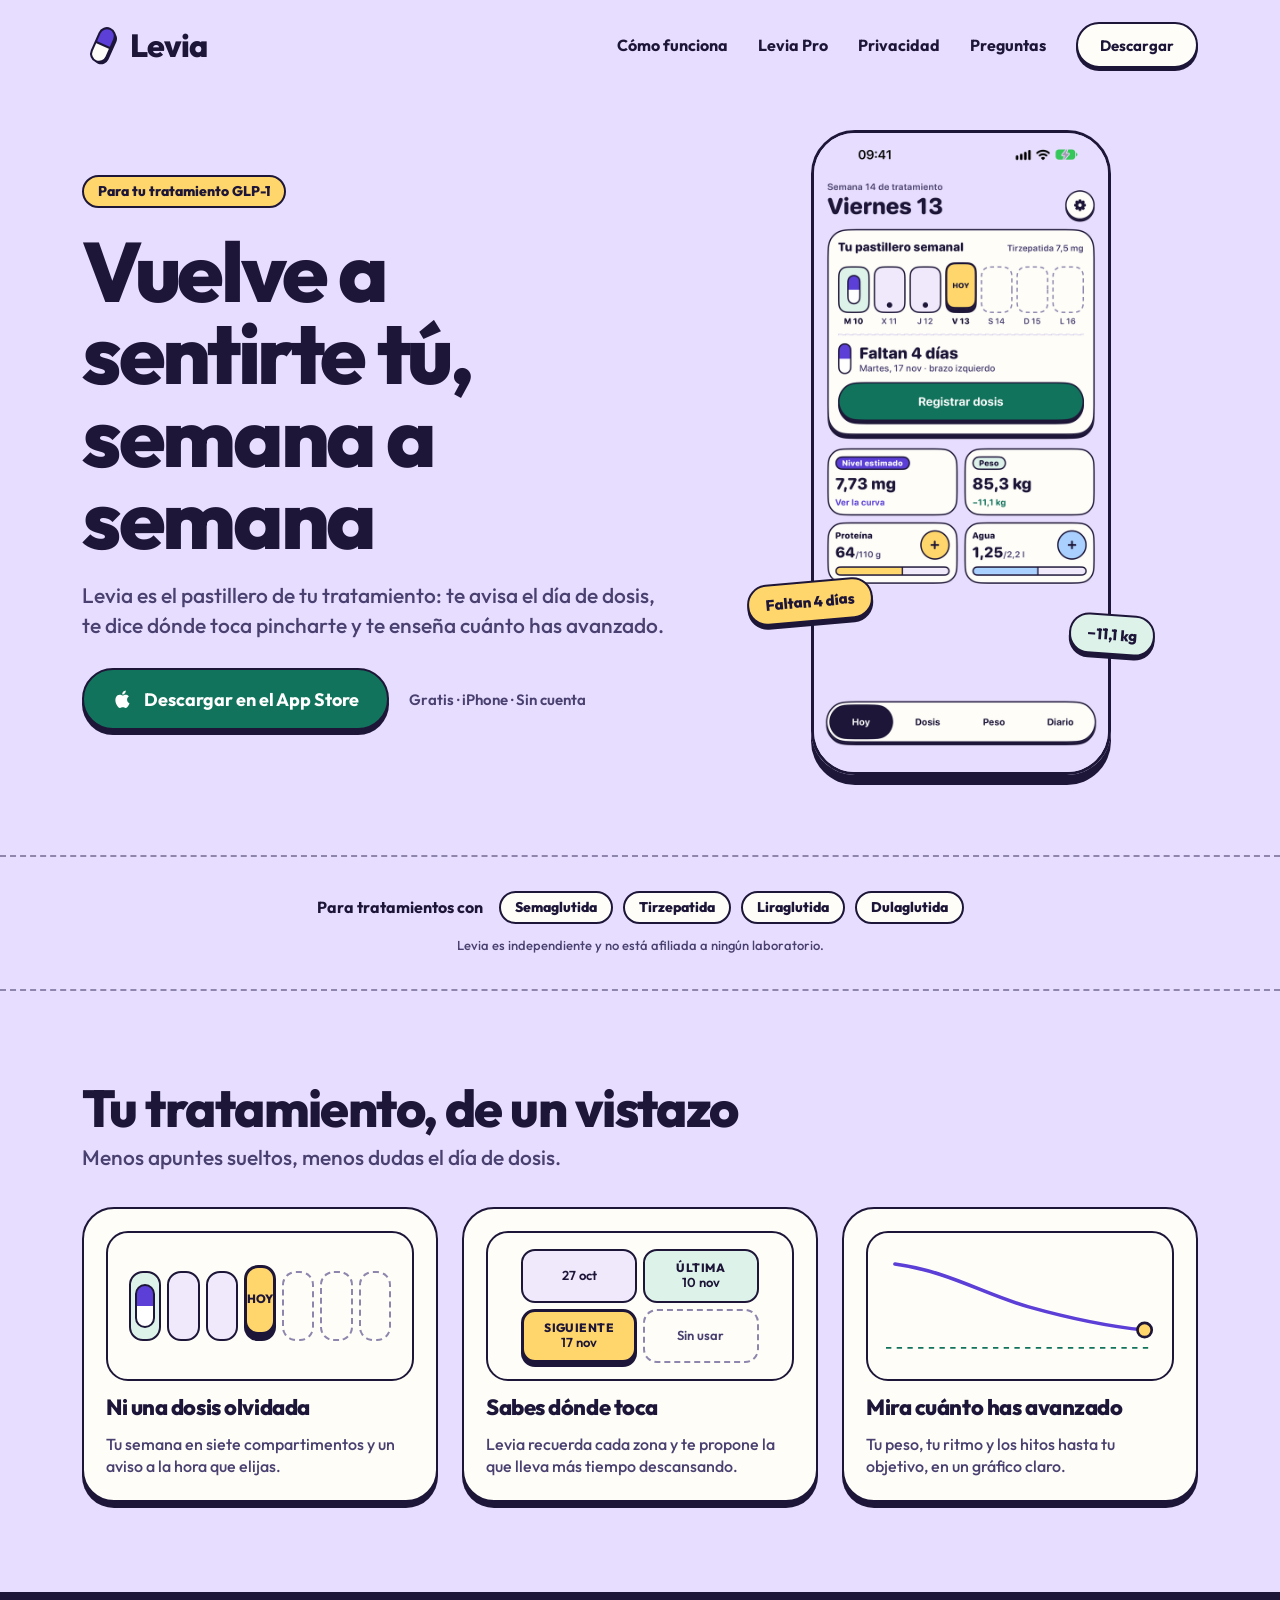
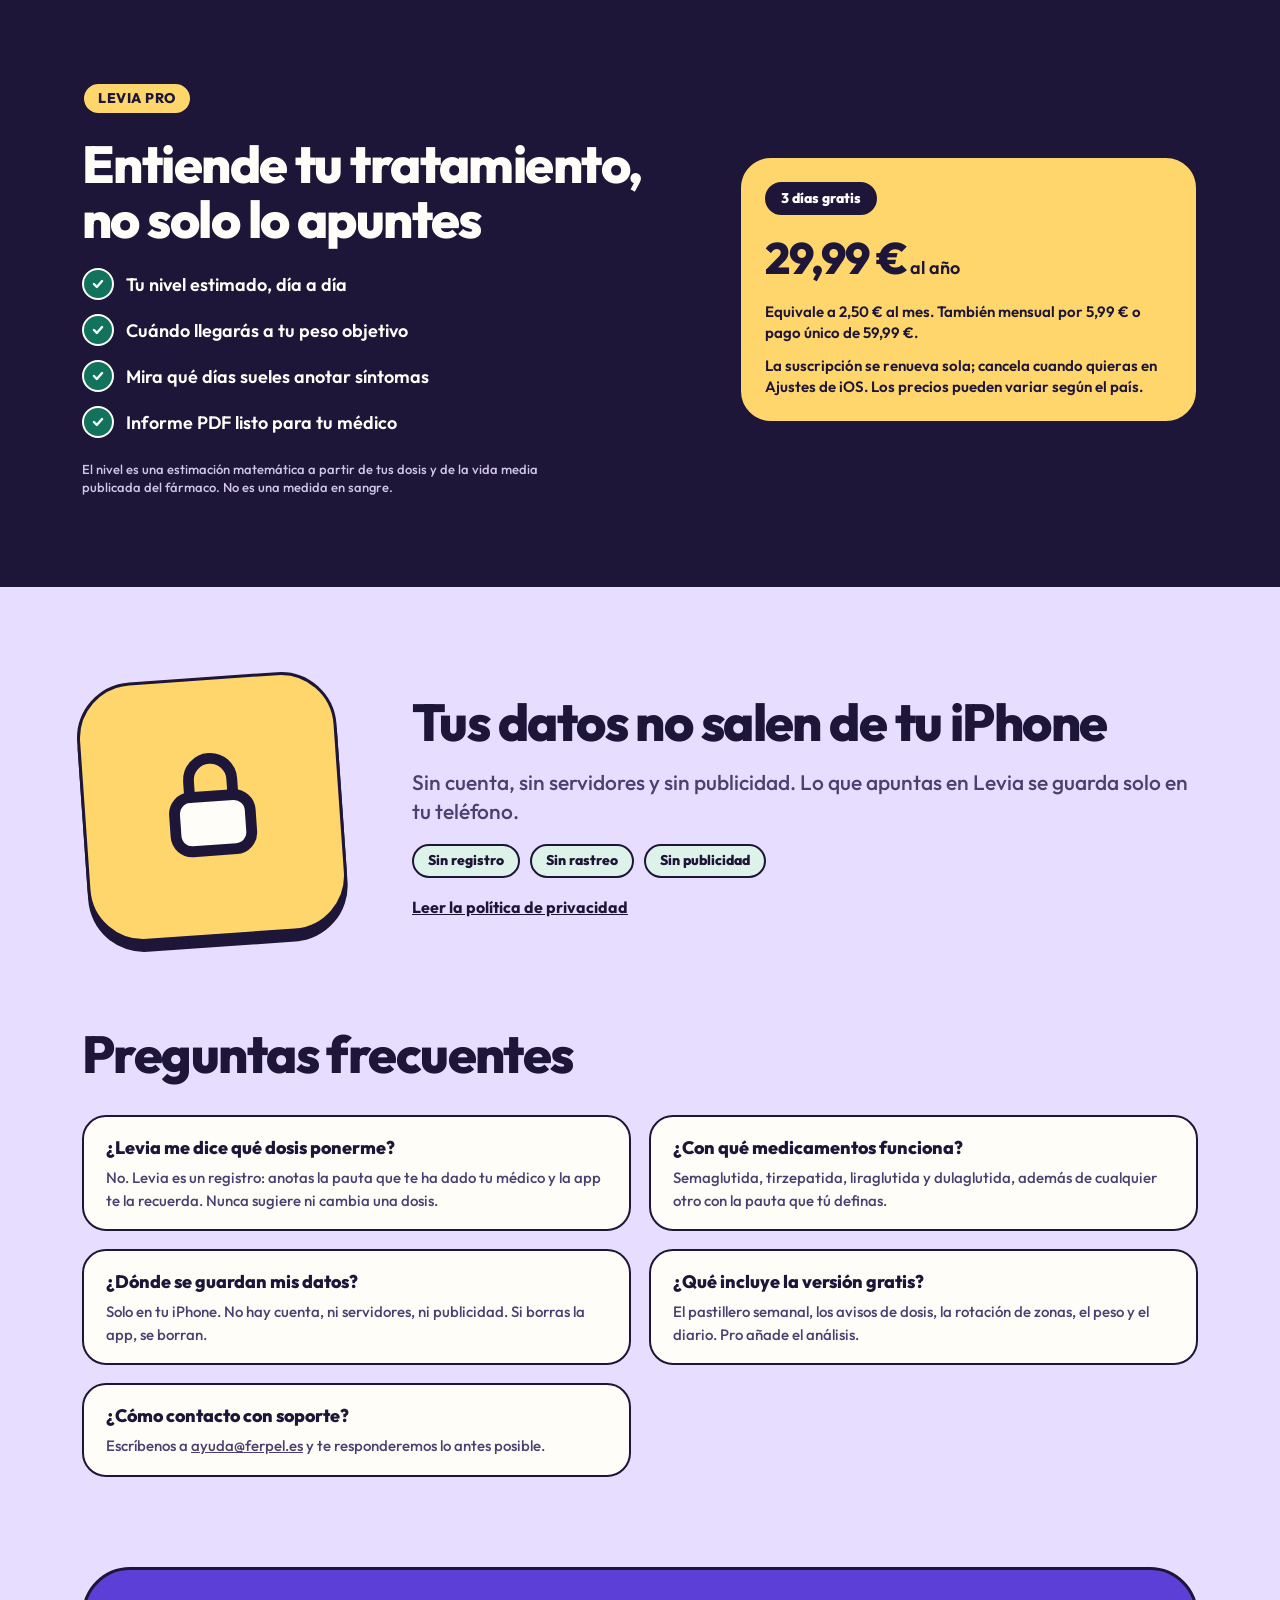
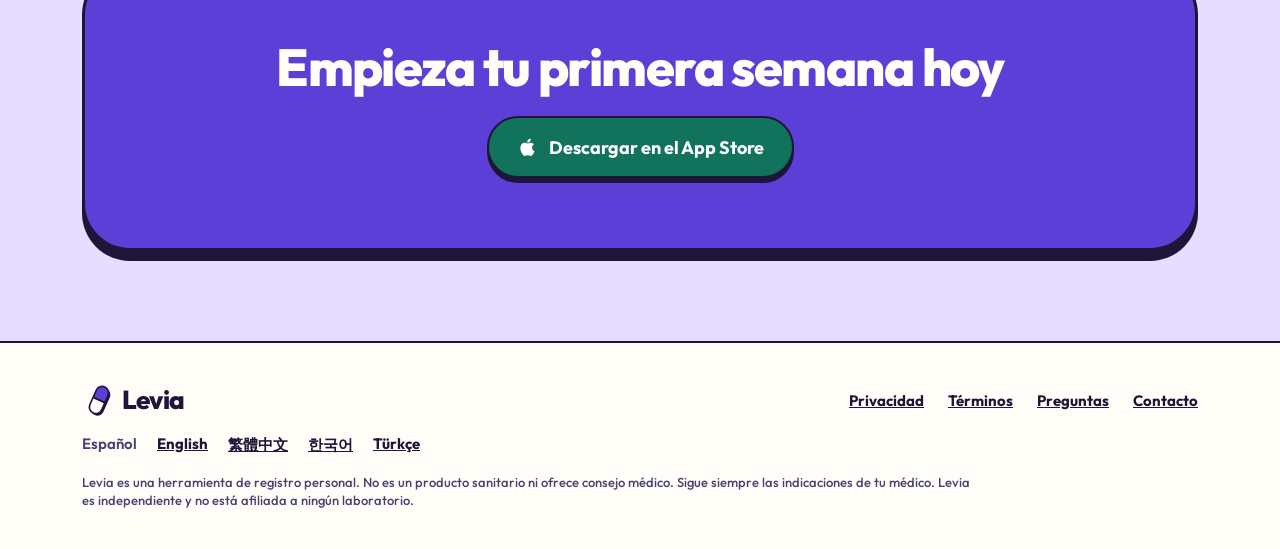
<file: index.html>
<!doctype html>
<html lang="es">
<head>
<meta charset="utf-8"><meta name="viewport" content="width=device-width,initial-scale=1"><link rel="icon" href="assets/favicon.svg" type="image/svg+xml"><link rel="apple-touch-icon" href="assets/apple-touch-icon.png"><link rel="preconnect" href="https://fonts.googleapis.com"><link rel="preconnect" href="https://fonts.gstatic.com" crossorigin><link rel="stylesheet" href="https://fonts.googleapis.com/css2?family=Outfit:wght@500;600;700;800&display=swap"><link rel="stylesheet" href="styles.css">
<title>Levia · El pastillero de tu tratamiento GLP-1</title>
<meta name="description" content="Levia te avisa el día de dosis, te dice dónde toca pincharte y te enseña cuánto has avanzado. Gratis para iPhone, sin cuenta y con tus datos solo en tu teléfono.">
<link rel="alternate" hreflang="es" href="https://zetii21.github.io/levia/index.html">
<link rel="alternate" hreflang="en" href="https://zetii21.github.io/levia/en/index.html">
<link rel="alternate" hreflang="zh-Hant" href="https://zetii21.github.io/levia/zh/index.html">
<link rel="alternate" hreflang="ko" href="https://zetii21.github.io/levia/ko/index.html">
<link rel="alternate" hreflang="tr" href="https://zetii21.github.io/levia/tr/index.html">
<link rel="alternate" hreflang="x-default" href="https://zetii21.github.io/levia/en/index.html">
<meta property="og:title" content="Levia · El pastillero de tu tratamiento GLP-1">
<meta property="og:description" content="Avisos de dosis, rotación de zonas y tu progreso de peso. Privado: todo queda en tu iPhone.">
<meta name="theme-color" content="#E7DEFF">
</head>
<body>
<header class="wrap top">
  <a class="logo" href="index.html"><img src="assets/symbol.svg" alt="">Levia</a>
  <nav aria-label="Principal"><a href="#como">Cómo funciona</a><a href="#pro">Levia Pro</a><a href="#privacidad">Privacidad</a><a href="#preguntas">Preguntas</a><a class="btn" href="https://apps.apple.com/app/id6834588842">Descargar</a></nav>
</header>
<main>
<section class="wrap hero">
  <div class="copy">
    <span class="tag ye">Para tu tratamiento GLP-1</span>
    <h1>Vuelve a sentirte tú, semana a semana</h1>
    <p class="lead">Levia es el pastillero de tu tratamiento: te avisa el día de dosis, te dice dónde toca pincharte y te enseña cuánto has avanzado.</p>
    <div class="cta"><a class="btn store" href="https://apps.apple.com/app/id6834588842"><svg aria-hidden="true" width="22" height="22" viewBox="0 0 24 24" fill="currentColor"><path d="M16.4 12.7c0-2.3 1.900-3.400 2-3.500-1.100-1.600-2.800-1.800-3.400-1.800-1.400-.2-2.800.8-3.500.8-.7 0-1.900-.8-3.100-.8-1.600 0-3.100.9-3.900 2.400-1.700 2.900-.4 7.200 1.200 9.500.8 1.200 1.700 2.500 3 2.400 1.200 0 1.700-.8 3.100-.8 1.500 0 1.900.8 3.100.8 1.300 0 2.100-1.200 2.900-2.300.9-1.300 1.300-2.600 1.300-2.700 0 0-2.600-1-2.700-4zM14 5.600c.7-.8 1.100-1.900 1-3-1 .1-2.100.7-2.800 1.500-.6.7-1.200 1.800-1 2.900 1.100.1 2.200-.6 2.800-1.400z"/></svg> Descargar en el App Store</a><span class="sub" style="font-size:15px;font-weight:600">Gratis · iPhone · Sin cuenta</span></div>
  </div>
  <div class="phone">
    <img src="assets/hoy.png" width="660" height="1434" alt="Pantalla Hoy de Levia: el pastillero semanal con la dosis puesta el martes, hoy viernes y la próxima dosis en 4 días.">
    <span class="tag ye t1" aria-hidden="true">Faltan 4 días</span><span class="tag mi t2" aria-hidden="true">−11,1 kg</span>
  </div>
</section>
<section class="strip"><div class="wrap">
  <div class="meds"><b>Para tratamientos con</b><span class="tag">Semaglutida</span><span class="tag">Tirzepatida</span><span class="tag">Liraglutida</span><span class="tag">Dulaglutida</span></div>
  <p class="small">Levia es independiente y no está afiliada a ningún laboratorio.</p>
</div></section>
<section class="block" id="como"><div class="wrap">
  <div class="head"><h2>Tu tratamiento, de un vistazo</h2><p class="lead">Menos apuntes sueltos, menos dudas el día de dosis.</p></div>
  <div class="cards">
    <article class="card"><div class="art" aria-hidden="true"><div class="wk"><div class="day done"><i class="pill"></i></div><div class="day"></div><div class="day"></div><div class="day today">HOY</div><div class="day next"></div><div class="day next"></div><div class="day next"></div></div></div><h3>Ni una dosis olvidada</h3><p>Tu semana en siete compartimentos y un aviso a la hora que elijas.</p></article>
    <article class="card"><div class="art" aria-hidden="true"><div class="zones"><div class="zone">27 oct</div><div class="zone last"><b>ÚLTIMA</b>10 nov</div><div class="zone nextz"><b>SIGUIENTE</b>17 nov</div><div class="zone free">Sin usar</div></div></div><h3>Sabes dónde toca</h3><p>Levia recuerda cada zona y te propone la que lleva más tiempo descansando.</p></article>
    <article class="card"><div class="art" aria-hidden="true"><svg viewBox="0 0 300 130" width="88%"><line x1="0" y1="112" x2="300" y2="112" stroke="#12735C" stroke-width="2" stroke-dasharray="6 6"/><path d="M10 18C70 26 110 52 160 66S250 88 290 92" fill="none" stroke="#5B3FD6" stroke-width="4" stroke-linecap="round"/><circle cx="290" cy="92" r="8" fill="#FFD66B" stroke="#1E1638" stroke-width="3"/></svg></div><h3>Mira cuánto has avanzado</h3><p>Tu peso, tu ritmo y los hitos hasta tu objetivo, en un gráfico claro.</p></article>
  </div>
</div></section>
<section class="block pro" id="pro"><div class="wrap">
  <div class="copy"><span class="tag ye" style="color:var(--ink);letter-spacing:.04em">LEVIA PRO</span><h2>Entiende tu tratamiento, no solo lo apuntes</h2>
    <ul><li>Tu nivel estimado, día a día</li><li>Cuándo llegarás a tu peso objetivo</li><li>Mira qué días sueles anotar síntomas</li><li>Informe PDF listo para tu médico</li></ul>
    <p class="small">El nivel es una estimación matemática a partir de tus dosis y de la vida media publicada del fármaco. No es una medida en sangre.</p></div>
  <div class="plan"><span class="tag">3 días gratis</span><div class="price"><b>29,99 €</b> <span>al año</span></div><p>Equivale a 2,50 € al mes. También mensual por 5,99 € o pago único de 59,99 €.</p><p class="small">La suscripción se renueva sola; cancela cuando quieras en Ajustes de iOS. Los precios pueden variar según el país.</p></div>
</div></section>
<section class="block privacy" id="privacidad"><div class="wrap">
  <div class="lock" aria-hidden="true"><svg width="130" height="130" viewBox="0 0 24 24" fill="none" stroke="#1E1638" stroke-width="2" stroke-linecap="round" stroke-linejoin="round"><rect x="5" y="10" width="14" height="10" rx="3" fill="#FFFDF8"/><path d="M8 10V7a4 4 0 018 0v3"/></svg></div>
  <div class="copy"><h2>Tus datos no salen de tu iPhone</h2><p class="lead">Sin cuenta, sin servidores y sin publicidad. Lo que apuntas en Levia se guarda solo en tu teléfono.</p><div class="chips"><span class="tag mi">Sin registro</span><span class="tag mi">Sin rastreo</span><span class="tag mi">Sin publicidad</span></div><a href="privacy.html" style="font-weight:700">Leer la política de privacidad</a></div>
</div></section>
<section class="block" id="preguntas" style="padding-top:0"><div class="wrap">
  <div class="head"><h2>Preguntas frecuentes</h2></div>
  <div class="faq">
    <div><b>¿Levia me dice qué dosis ponerme?</b><span>No. Levia es un registro: anotas la pauta que te ha dado tu médico y la app te la recuerda. Nunca sugiere ni cambia una dosis.</span></div>
    <div><b>¿Con qué medicamentos funciona?</b><span>Semaglutida, tirzepatida, liraglutida y dulaglutida, además de cualquier otro con la pauta que tú definas.</span></div>
    <div><b>¿Dónde se guardan mis datos?</b><span>Solo en tu iPhone. No hay cuenta, ni servidores, ni publicidad. Si borras la app, se borran.</span></div>
    <div><b>¿Qué incluye la versión gratis?</b><span>El pastillero semanal, los avisos de dosis, la rotación de zonas, el peso y el diario. Pro añade el análisis.</span></div>
    <div><b>¿Cómo contacto con soporte?</b><span>Escríbenos a <a href="mailto:ayuda@ferpel.es">ayuda@ferpel.es</a> y te responderemos lo antes posible.</span></div>
  </div>
</div></section>
<section class="wrap" id="descargar"><div class="final"><h2>Empieza tu primera semana hoy</h2><a class="btn store" href="https://apps.apple.com/app/id6834588842"><svg aria-hidden="true" width="22" height="22" viewBox="0 0 24 24" fill="currentColor"><path d="M16.4 12.7c0-2.3 1.900-3.400 2-3.500-1.100-1.600-2.800-1.800-3.400-1.800-1.400-.2-2.800.8-3.500.8-.7 0-1.900-.8-3.100-.8-1.600 0-3.100.9-3.900 2.400-1.700 2.900-.4 7.200 1.200 9.500.8 1.200 1.700 2.500 3 2.400 1.200 0 1.700-.8 3.100-.8 1.500 0 1.900.8 3.100.8 1.300 0 2.100-1.200 2.900-2.300.9-1.300 1.300-2.600 1.300-2.700 0 0-2.600-1-2.700-4zM14 5.600c.7-.8 1.100-1.900 1-3-1 .1-2.100.7-2.800 1.500-.6.7-1.200 1.800-1 2.900 1.100.1 2.200-.6 2.800-1.400z"/></svg> Descargar en el App Store</a></div></section>
</main>
<footer><div class="wrap"><div class="row"><a class="logo" href="index.html" style="font-size:26px"><img src="assets/symbol.svg" alt="" style="width:34px;height:34px">Levia</a><nav aria-label="Legal"><a href="privacy.html">Privacidad</a><a href="https://www.apple.com/legal/internet-services/itunes/dev/stdeula/">Términos</a><a href="index.html#preguntas">Preguntas</a><a href="mailto:ayuda@ferpel.es">Contacto</a></nav></div><nav class="langs" aria-label="Idioma"><span aria-current="true">Español</span><a href="en/index.html" lang="en" hreflang="en">English</a><a href="zh/index.html" lang="zh-Hant" hreflang="zh-Hant">繁體中文</a><a href="ko/index.html" lang="ko" hreflang="ko">한국어</a><a href="tr/index.html" lang="tr" hreflang="tr">Türkçe</a></nav><p class="small">Levia es una herramienta de registro personal. No es un producto sanitario ni ofrece consejo médico. Sigue siempre las indicaciones de tu médico. Levia es independiente y no está afiliada a ningún laboratorio.</p></div></footer>
</body>
</html>
</file>
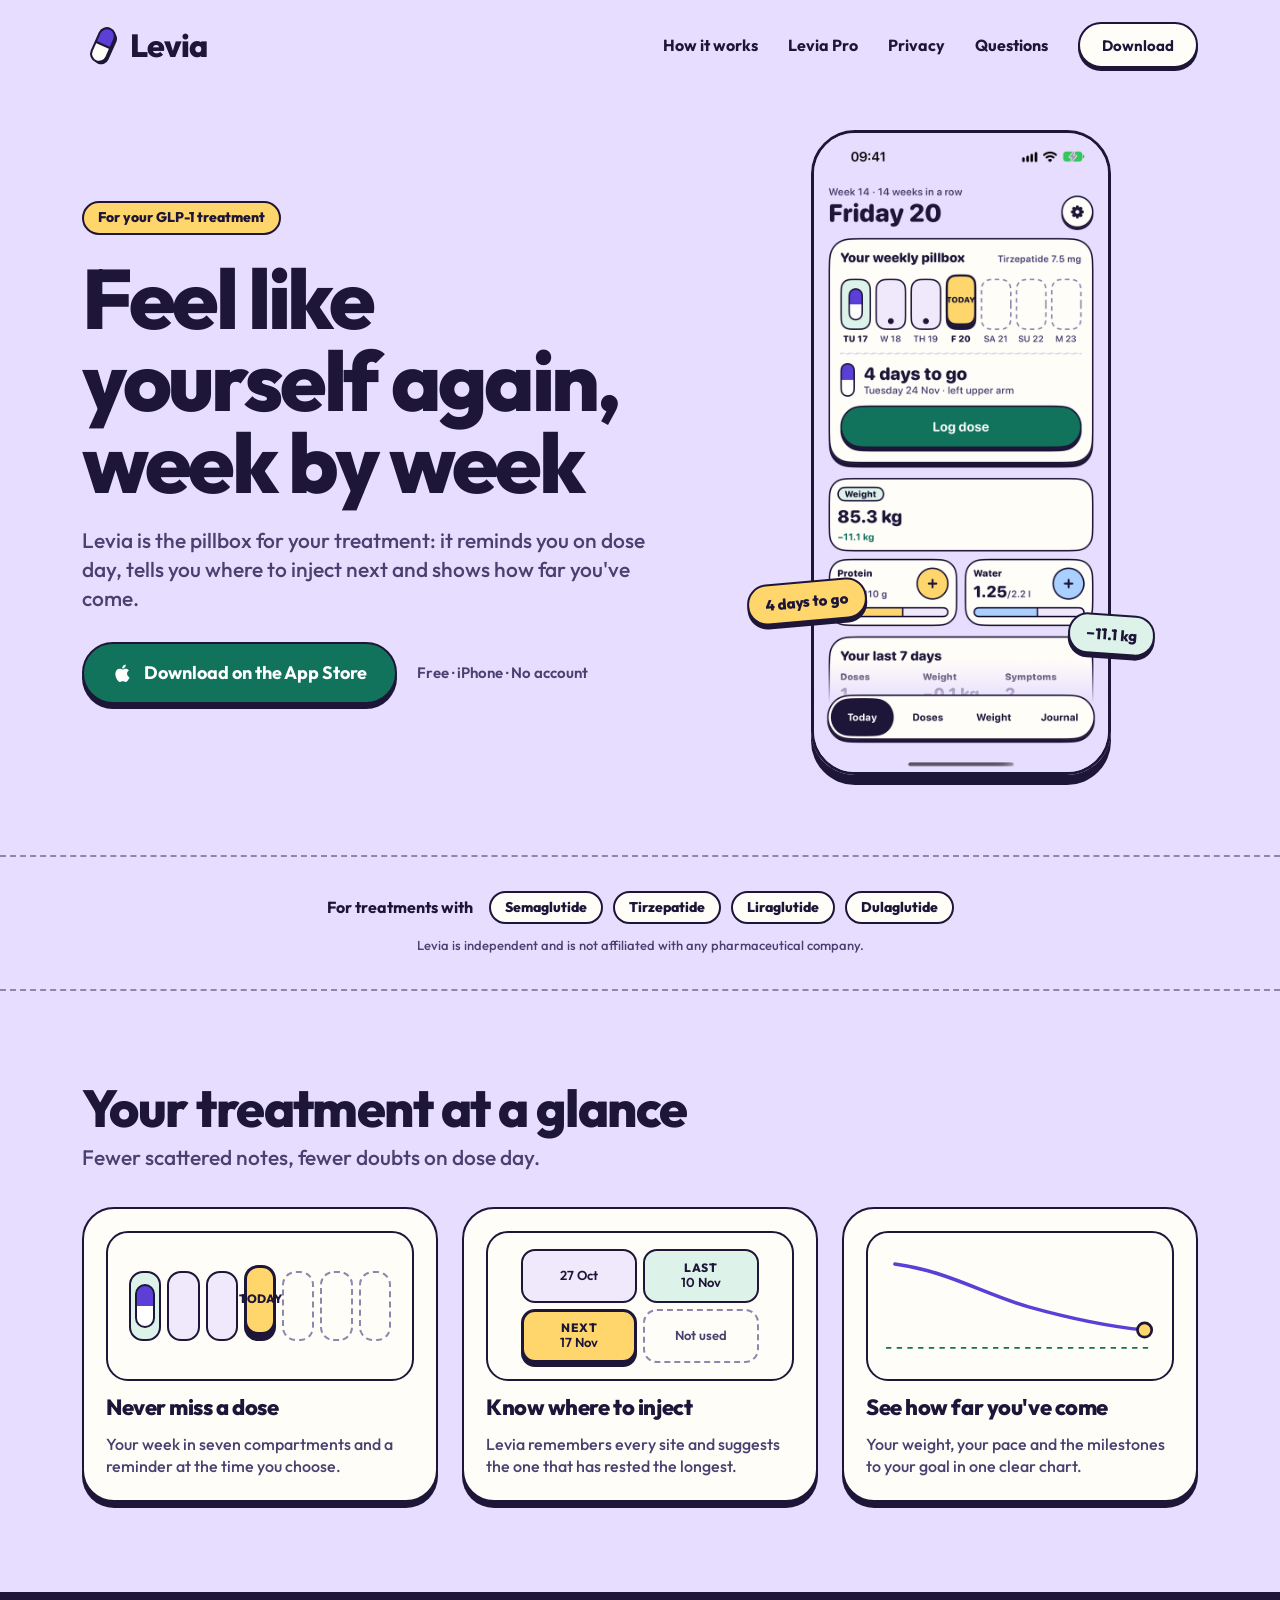
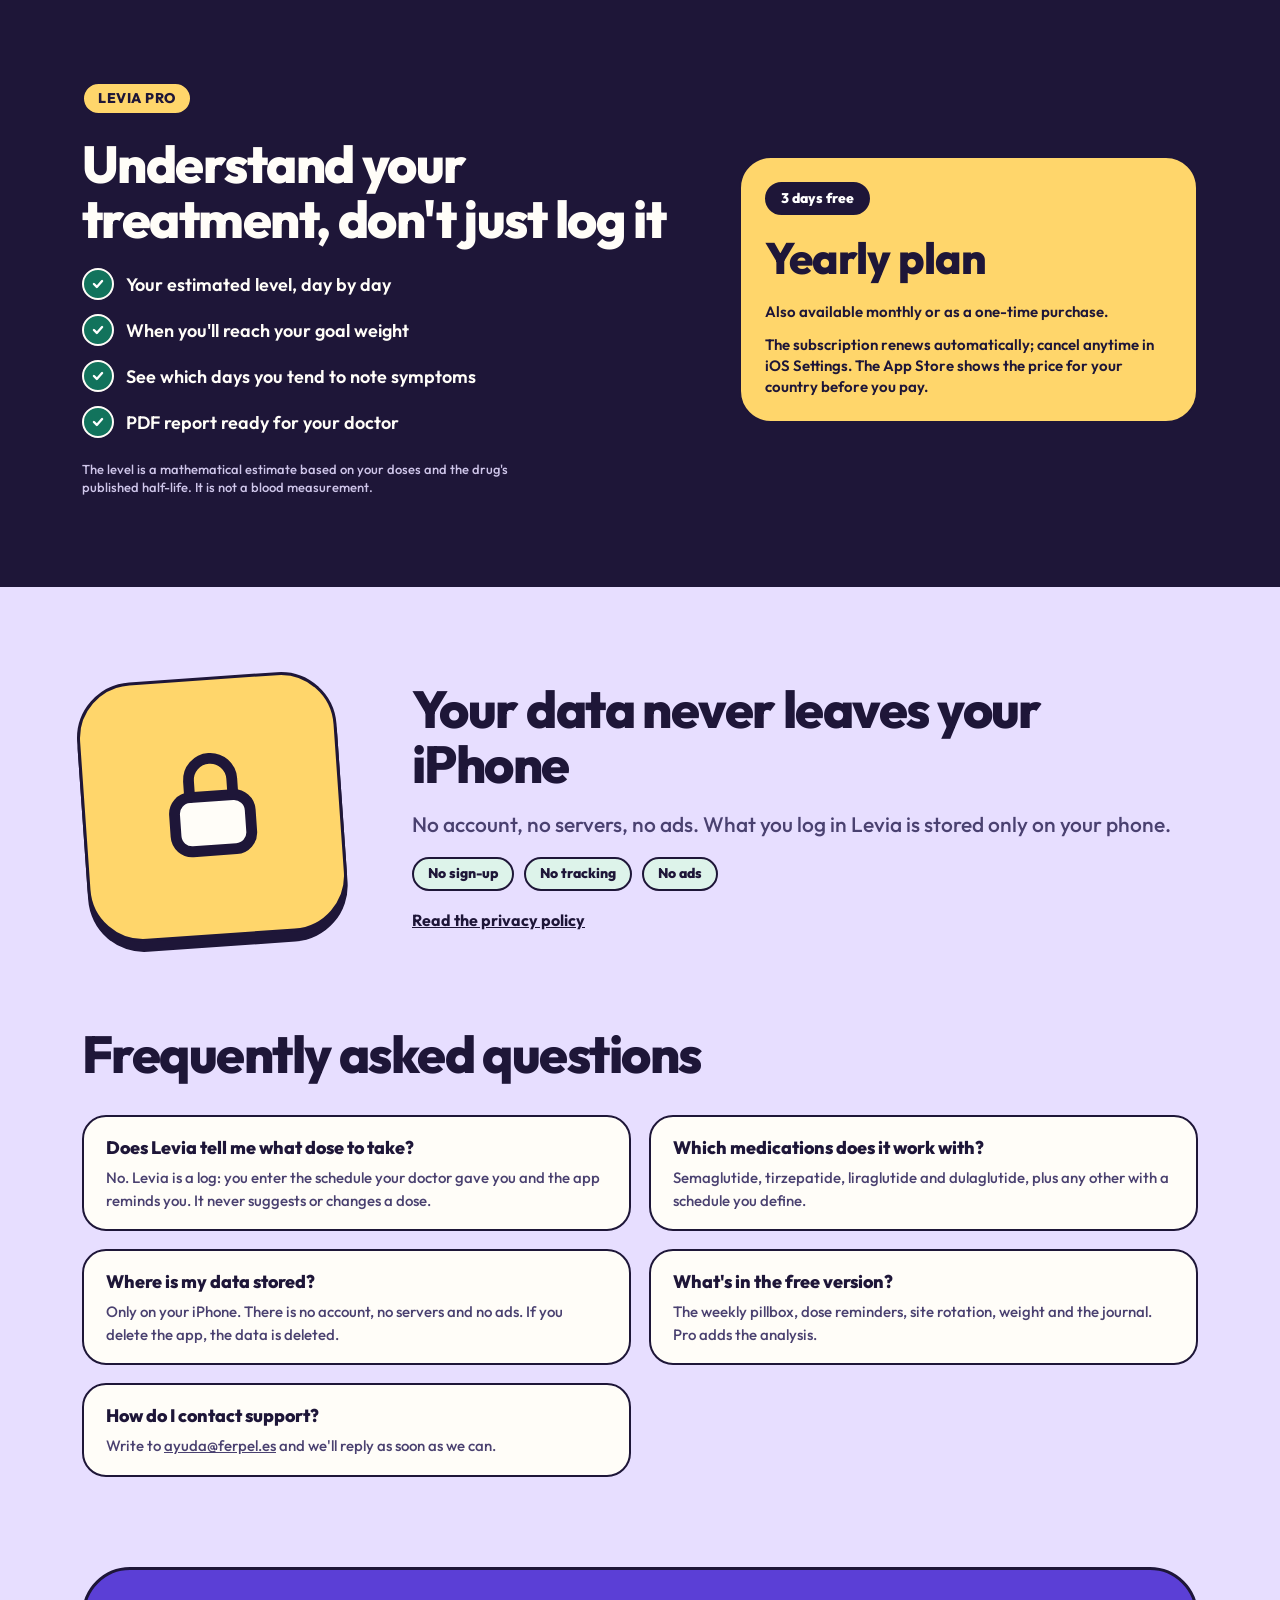
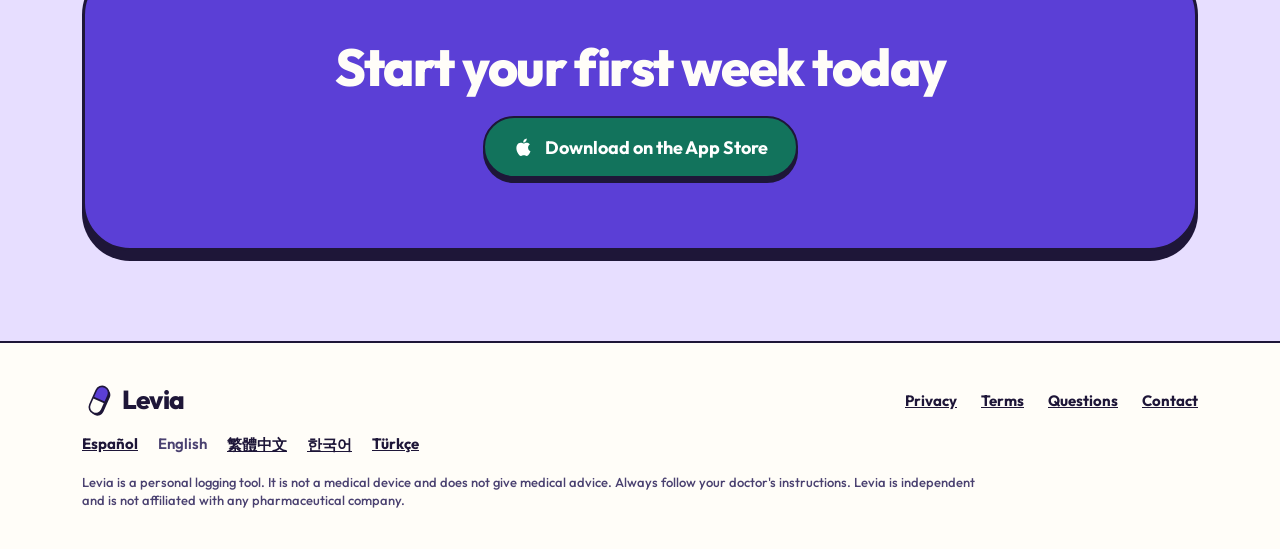
<file: en/index.html>
<!doctype html>
<html lang="en">
<head>
<meta charset="utf-8"><meta name="viewport" content="width=device-width,initial-scale=1"><link rel="icon" href="../assets/favicon.svg" type="image/svg+xml"><link rel="apple-touch-icon" href="../assets/apple-touch-icon.png"><link rel="preconnect" href="https://fonts.googleapis.com"><link rel="preconnect" href="https://fonts.gstatic.com" crossorigin><link rel="stylesheet" href="https://fonts.googleapis.com/css2?family=Outfit:wght@500;600;700;800&display=swap"><link rel="stylesheet" href="../styles.css">
<title>Levia · The pillbox for your GLP-1 treatment</title>
<meta name="description" content="Levia reminds you on dose day, tells you where to inject next and shows how far you've come. Free for iPhone, no account, and your data stays on your phone.">
<link rel="alternate" hreflang="es" href="https://zetii21.github.io/levia/index.html">
<link rel="alternate" hreflang="en" href="https://zetii21.github.io/levia/en/index.html">
<link rel="alternate" hreflang="zh-Hant" href="https://zetii21.github.io/levia/zh/index.html">
<link rel="alternate" hreflang="ko" href="https://zetii21.github.io/levia/ko/index.html">
<link rel="alternate" hreflang="tr" href="https://zetii21.github.io/levia/tr/index.html">
<link rel="alternate" hreflang="x-default" href="https://zetii21.github.io/levia/en/index.html">
<meta property="og:title" content="Levia · The pillbox for your GLP-1 treatment">
<meta property="og:description" content="Dose reminders, injection site rotation and your weight progress. Private: everything stays on your iPhone.">
<meta name="theme-color" content="#E7DEFF">
</head>
<body>
<header class="wrap top">
  <a class="logo" href="index.html"><img src="../assets/symbol.svg" alt="">Levia</a>
  <nav aria-label="Main"><a href="#como">How it works</a><a href="#pro">Levia Pro</a><a href="#privacidad">Privacy</a><a href="#preguntas">Questions</a><a class="btn" href="https://apps.apple.com/app/id6834588842">Download</a></nav>
</header>
<main>
<section class="wrap hero">
  <div class="copy">
    <span class="tag ye">For your GLP-1 treatment</span>
    <h1>Feel like yourself again, week by week</h1>
    <p class="lead">Levia is the pillbox for your treatment: it reminds you on dose day, tells you where to inject next and shows how far you've come.</p>
    <div class="cta"><a class="btn store" href="https://apps.apple.com/app/id6834588842"><svg aria-hidden="true" width="22" height="22" viewBox="0 0 24 24" fill="currentColor"><path d="M16.4 12.7c0-2.3 1.900-3.400 2-3.500-1.100-1.600-2.800-1.800-3.400-1.800-1.400-.2-2.800.8-3.500.8-.7 0-1.900-.8-3.100-.8-1.600 0-3.100.9-3.900 2.400-1.700 2.900-.4 7.200 1.200 9.500.8 1.200 1.700 2.500 3 2.400 1.200 0 1.700-.8 3.100-.8 1.500 0 1.900.8 3.100.8 1.300 0 2.100-1.200 2.900-2.300.9-1.300 1.300-2.600 1.300-2.700 0 0-2.600-1-2.700-4zM14 5.600c.7-.8 1.100-1.900 1-3-1 .1-2.100.7-2.800 1.500-.6.7-1.200 1.800-1 2.900 1.100.1 2.200-.6 2.800-1.400z"/></svg> Download on the App Store</a><span class="sub" style="font-size:15px;font-weight:600">Free · iPhone · No account</span></div>
  </div>
  <div class="phone">
    <img src="../assets/hoy-en.png" width="660" height="1434" alt="Levia's Today screen: the weekly pillbox with the dose taken on Tuesday, today Friday and the next dose in 4 days.">
    <span class="tag ye t1" aria-hidden="true">4 days to go</span><span class="tag mi t2" aria-hidden="true">−11.1 kg</span>
  </div>
</section>
<section class="strip"><div class="wrap">
  <div class="meds"><b>For treatments with</b><span class="tag">Semaglutide</span><span class="tag">Tirzepatide</span><span class="tag">Liraglutide</span><span class="tag">Dulaglutide</span></div>
  <p class="small">Levia is independent and is not affiliated with any pharmaceutical company.</p>
</div></section>
<section class="block" id="como"><div class="wrap">
  <div class="head"><h2>Your treatment at a glance</h2><p class="lead">Fewer scattered notes, fewer doubts on dose day.</p></div>
  <div class="cards">
    <article class="card"><div class="art" aria-hidden="true"><div class="wk"><div class="day done"><i class="pill"></i></div><div class="day"></div><div class="day"></div><div class="day today">TODAY</div><div class="day next"></div><div class="day next"></div><div class="day next"></div></div></div><h3>Never miss a dose</h3><p>Your week in seven compartments and a reminder at the time you choose.</p></article>
    <article class="card"><div class="art" aria-hidden="true"><div class="zones"><div class="zone">27 Oct</div><div class="zone last"><b>LAST</b>10 Nov</div><div class="zone nextz"><b>NEXT</b>17 Nov</div><div class="zone free">Not used</div></div></div><h3>Know where to inject</h3><p>Levia remembers every site and suggests the one that has rested the longest.</p></article>
    <article class="card"><div class="art" aria-hidden="true"><svg viewBox="0 0 300 130" width="88%"><line x1="0" y1="112" x2="300" y2="112" stroke="#12735C" stroke-width="2" stroke-dasharray="6 6"/><path d="M10 18C70 26 110 52 160 66S250 88 290 92" fill="none" stroke="#5B3FD6" stroke-width="4" stroke-linecap="round"/><circle cx="290" cy="92" r="8" fill="#FFD66B" stroke="#1E1638" stroke-width="3"/></svg></div><h3>See how far you've come</h3><p>Your weight, your pace and the milestones to your goal in one clear chart.</p></article>
  </div>
</div></section>
<section class="block pro" id="pro"><div class="wrap">
  <div class="copy"><span class="tag ye" style="color:var(--ink);letter-spacing:.04em">LEVIA PRO</span><h2>Understand your treatment, don't just log it</h2>
    <ul><li>Your estimated level, day by day</li><li>When you'll reach your goal weight</li><li>See which days you tend to note symptoms</li><li>PDF report ready for your doctor</li></ul>
    <p class="small">The level is a mathematical estimate based on your doses and the drug's published half-life. It is not a blood measurement.</p></div>
  <div class="plan"><span class="tag">3 days free</span><div class="price"><b>Yearly plan</b></div><p>Also available monthly or as a one-time purchase.</p><p class="small">The subscription renews automatically; cancel anytime in iOS Settings. The App Store shows the price for your country before you pay.</p></div>
</div></section>
<section class="block privacy" id="privacidad"><div class="wrap">
  <div class="lock" aria-hidden="true"><svg width="130" height="130" viewBox="0 0 24 24" fill="none" stroke="#1E1638" stroke-width="2" stroke-linecap="round" stroke-linejoin="round"><rect x="5" y="10" width="14" height="10" rx="3" fill="#FFFDF8"/><path d="M8 10V7a4 4 0 018 0v3"/></svg></div>
  <div class="copy"><h2>Your data never leaves your iPhone</h2><p class="lead">No account, no servers, no ads. What you log in Levia is stored only on your phone.</p><div class="chips"><span class="tag mi">No sign-up</span><span class="tag mi">No tracking</span><span class="tag mi">No ads</span></div><a href="privacy.html" style="font-weight:700">Read the privacy policy</a></div>
</div></section>
<section class="block" id="preguntas" style="padding-top:0"><div class="wrap">
  <div class="head"><h2>Frequently asked questions</h2></div>
  <div class="faq">
    <div><b>Does Levia tell me what dose to take?</b><span>No. Levia is a log: you enter the schedule your doctor gave you and the app reminds you. It never suggests or changes a dose.</span></div>
    <div><b>Which medications does it work with?</b><span>Semaglutide, tirzepatide, liraglutide and dulaglutide, plus any other with a schedule you define.</span></div>
    <div><b>Where is my data stored?</b><span>Only on your iPhone. There is no account, no servers and no ads. If you delete the app, the data is deleted.</span></div>
    <div><b>What's in the free version?</b><span>The weekly pillbox, dose reminders, site rotation, weight and the journal. Pro adds the analysis.</span></div>
    <div><b>How do I contact support?</b><span>Write to <a href="mailto:ayuda@ferpel.es">ayuda@ferpel.es</a> and we'll reply as soon as we can.</span></div>
  </div>
</div></section>
<section class="wrap" id="descargar"><div class="final"><h2>Start your first week today</h2><a class="btn store" href="https://apps.apple.com/app/id6834588842"><svg aria-hidden="true" width="22" height="22" viewBox="0 0 24 24" fill="currentColor"><path d="M16.4 12.7c0-2.3 1.900-3.400 2-3.500-1.100-1.600-2.800-1.800-3.400-1.800-1.400-.2-2.800.8-3.500.8-.7 0-1.900-.8-3.100-.8-1.600 0-3.100.9-3.900 2.400-1.700 2.900-.4 7.200 1.200 9.500.8 1.200 1.700 2.500 3 2.400 1.200 0 1.700-.8 3.100-.8 1.500 0 1.900.8 3.100.8 1.300 0 2.100-1.200 2.900-2.300.9-1.300 1.300-2.600 1.300-2.700 0 0-2.600-1-2.700-4zM14 5.600c.7-.8 1.100-1.900 1-3-1 .1-2.100.7-2.800 1.500-.6.7-1.200 1.800-1 2.900 1.100.1 2.200-.6 2.800-1.400z"/></svg> Download on the App Store</a></div></section>
</main>
<footer><div class="wrap"><div class="row"><a class="logo" href="index.html" style="font-size:26px"><img src="../assets/symbol.svg" alt="" style="width:34px;height:34px">Levia</a><nav aria-label="Legal"><a href="privacy.html">Privacy</a><a href="https://www.apple.com/legal/internet-services/itunes/dev/stdeula/">Terms</a><a href="index.html#preguntas">Questions</a><a href="mailto:ayuda@ferpel.es">Contact</a></nav></div><nav class="langs" aria-label="Language"><a href="../index.html" lang="es" hreflang="es">Español</a><span aria-current="true">English</span><a href="../zh/index.html" lang="zh-Hant" hreflang="zh-Hant">繁體中文</a><a href="../ko/index.html" lang="ko" hreflang="ko">한국어</a><a href="../tr/index.html" lang="tr" hreflang="tr">Türkçe</a></nav><p class="small">Levia is a personal logging tool. It is not a medical device and does not give medical advice. Always follow your doctor's instructions. Levia is independent and is not affiliated with any pharmaceutical company.</p></div></footer>
</body>
</html>
</file>
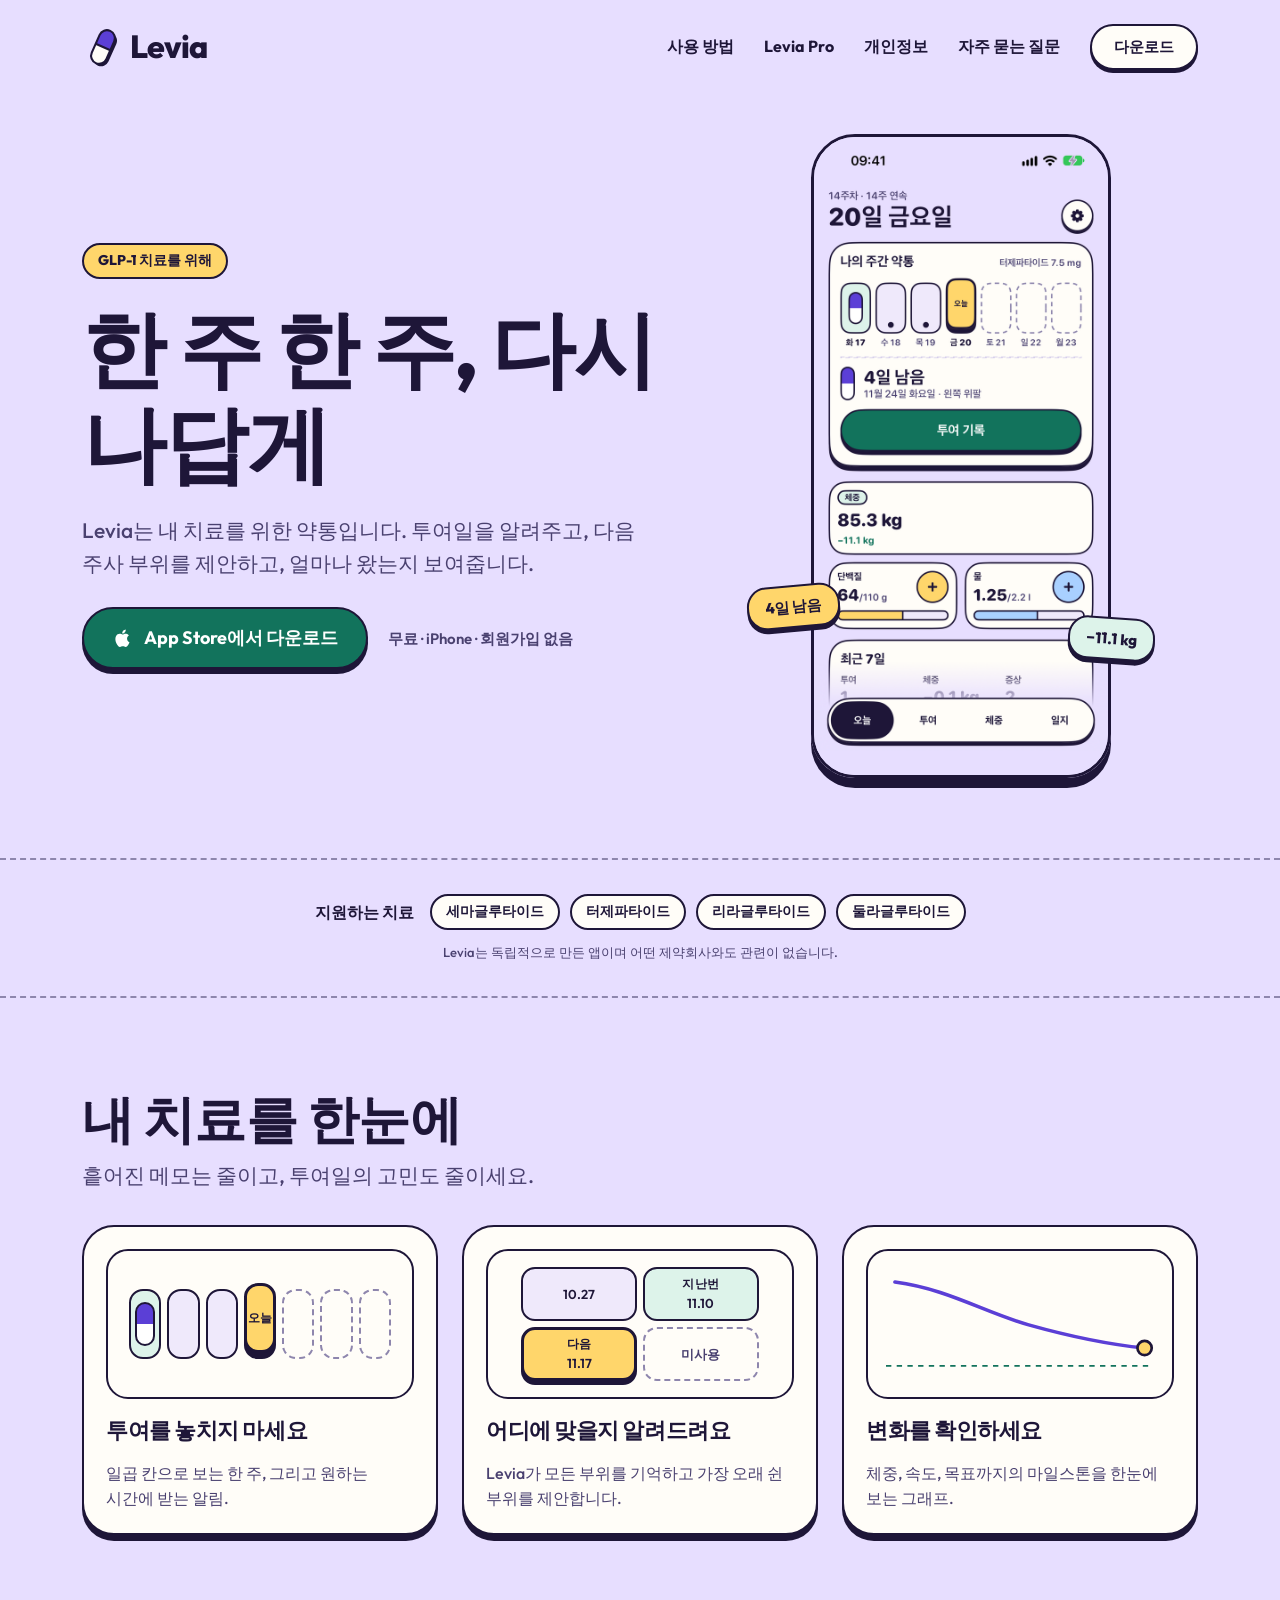
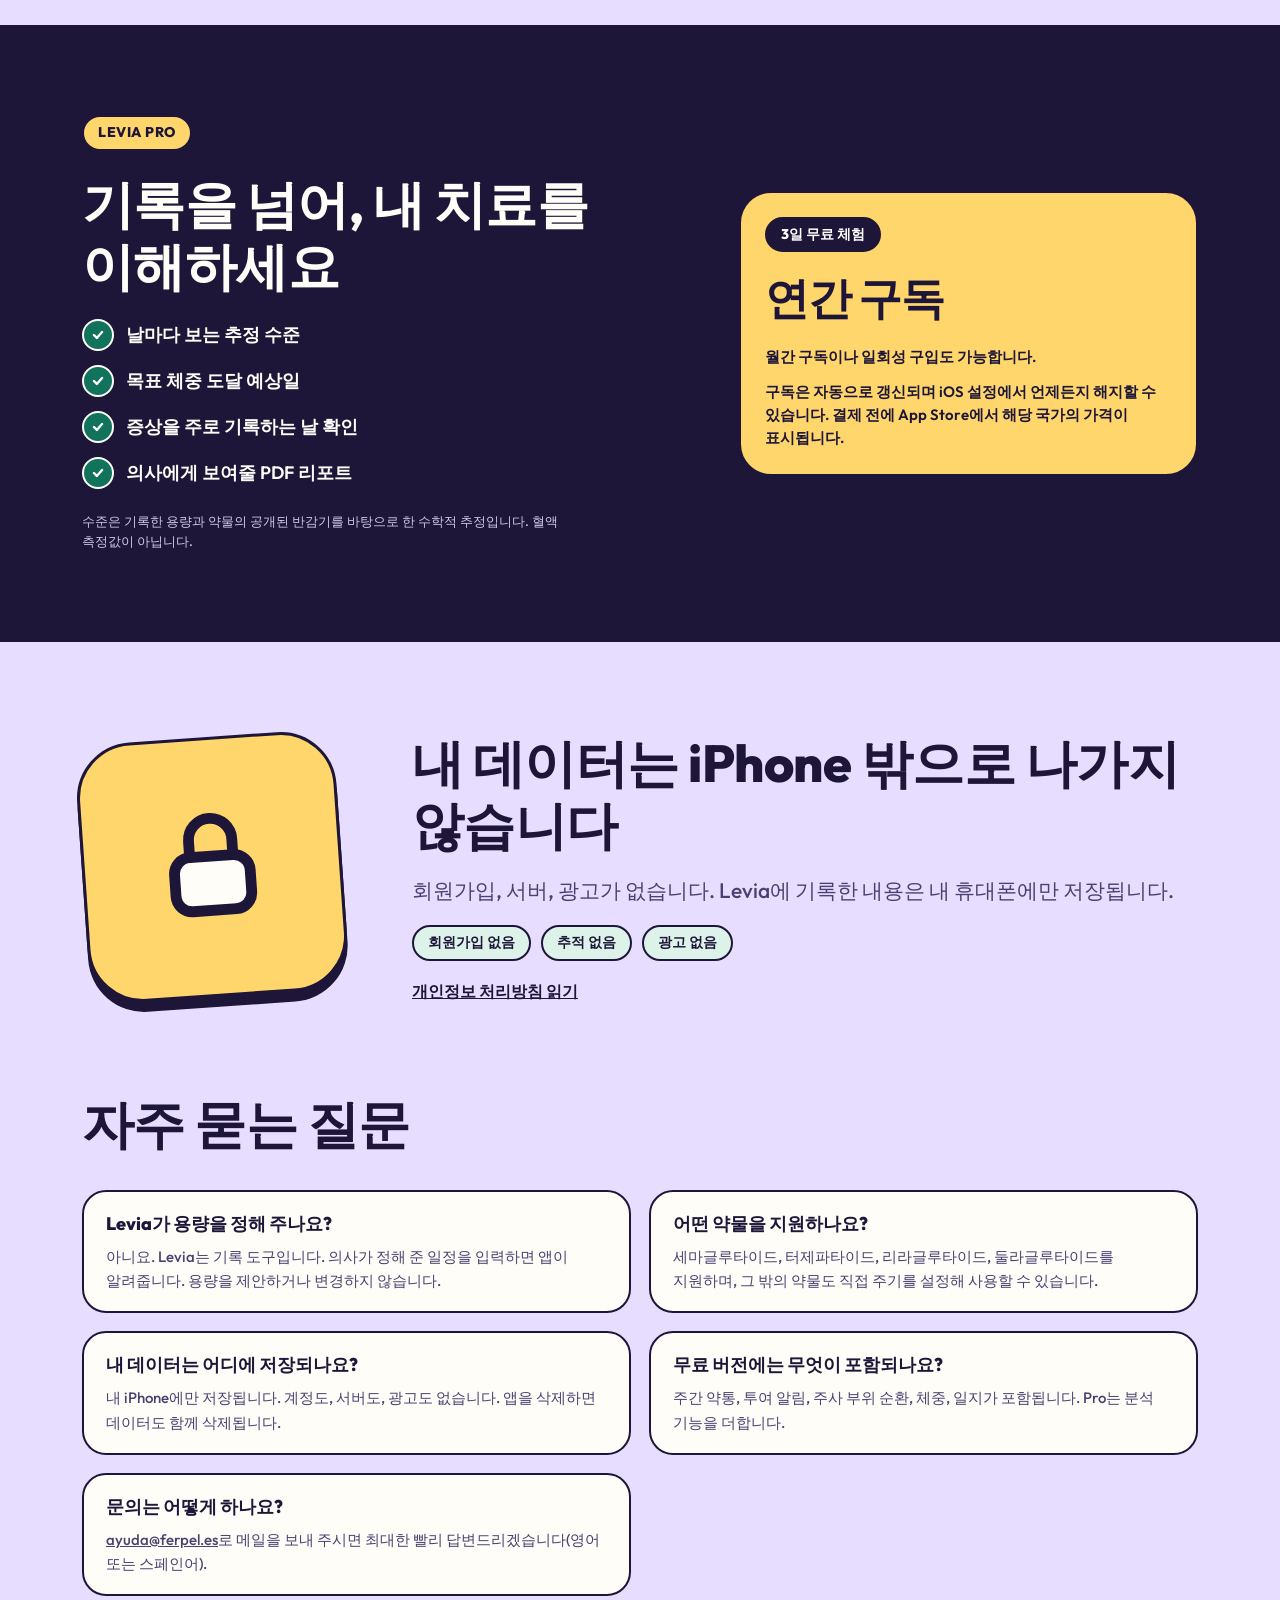
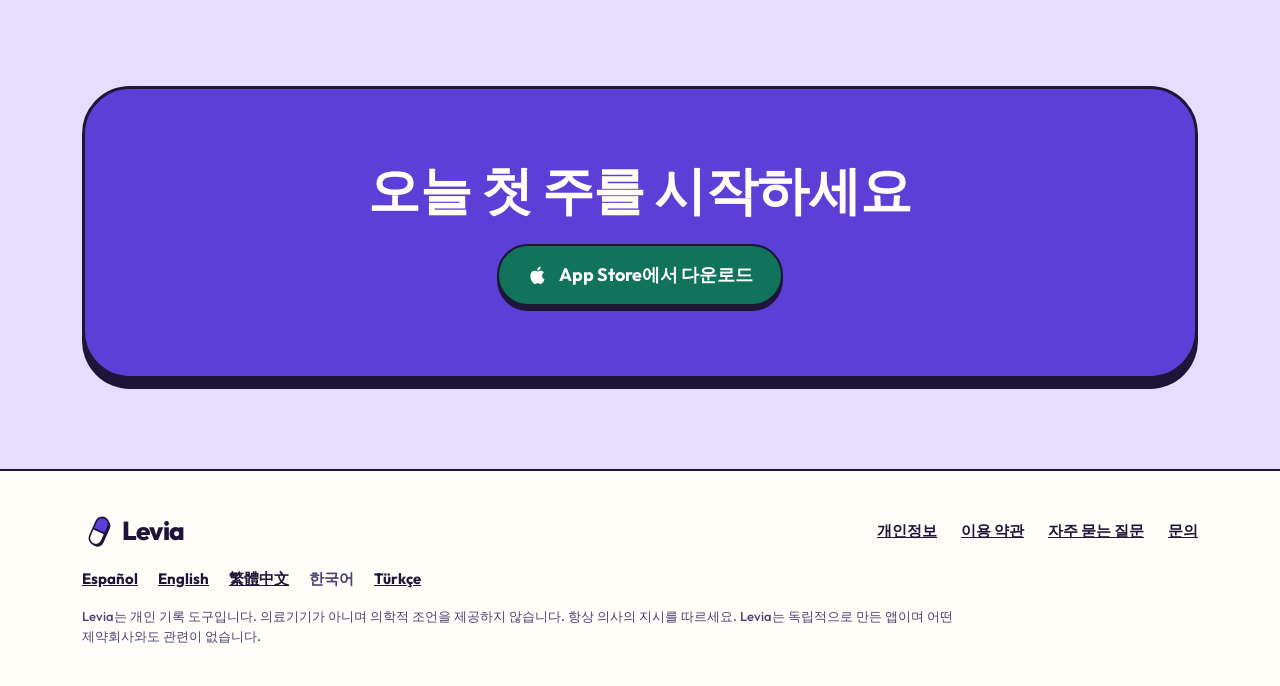
<file: ko/index.html>
<!doctype html>
<html lang="ko">
<head>
<meta charset="utf-8"><meta name="viewport" content="width=device-width,initial-scale=1"><link rel="icon" href="../assets/favicon.svg" type="image/svg+xml"><link rel="apple-touch-icon" href="../assets/apple-touch-icon.png"><link rel="preconnect" href="https://fonts.googleapis.com"><link rel="preconnect" href="https://fonts.gstatic.com" crossorigin><link rel="stylesheet" href="https://fonts.googleapis.com/css2?family=Outfit:wght@500;600;700;800&display=swap"><link rel="stylesheet" href="../styles.css">
<title>Levia · GLP-1 치료를 위한 약통</title>
<meta name="description" content="Levia가 투여일을 알려주고, 다음 주사 부위를 제안하고, 지금까지의 변화를 보여줍니다. iPhone 무료, 회원가입 없이, 데이터는 내 휴대폰에만.">
<link rel="alternate" hreflang="es" href="https://zetii21.github.io/levia/index.html">
<link rel="alternate" hreflang="en" href="https://zetii21.github.io/levia/en/index.html">
<link rel="alternate" hreflang="zh-Hant" href="https://zetii21.github.io/levia/zh/index.html">
<link rel="alternate" hreflang="ko" href="https://zetii21.github.io/levia/ko/index.html">
<link rel="alternate" hreflang="tr" href="https://zetii21.github.io/levia/tr/index.html">
<link rel="alternate" hreflang="x-default" href="https://zetii21.github.io/levia/en/index.html">
<meta property="og:title" content="Levia · GLP-1 치료를 위한 약통">
<meta property="og:description" content="투여 알림, 주사 부위 순환, 체중 변화. 진짜 비공개: 모든 기록은 내 iPhone에만 남습니다.">
<meta name="theme-color" content="#E7DEFF">
</head>
<body>
<header class="wrap top">
  <a class="logo" href="index.html"><img src="../assets/symbol.svg" alt="">Levia</a>
  <nav aria-label="메인"><a href="#como">사용 방법</a><a href="#pro">Levia Pro</a><a href="#privacidad">개인정보</a><a href="#preguntas">자주 묻는 질문</a><a class="btn" href="https://apps.apple.com/kr/app/id6834588842">다운로드</a></nav>
</header>
<main>
<section class="wrap hero">
  <div class="copy">
    <span class="tag ye">GLP-1 치료를 위해</span>
    <h1>한 주 한 주, 다시 나답게</h1>
    <p class="lead">Levia는 내 치료를 위한 약통입니다. 투여일을 알려주고, 다음 주사 부위를 제안하고, 얼마나 왔는지 보여줍니다.</p>
    <div class="cta"><a class="btn store" href="https://apps.apple.com/kr/app/id6834588842"><svg aria-hidden="true" width="22" height="22" viewBox="0 0 24 24" fill="currentColor"><path d="M16.4 12.7c0-2.3 1.900-3.400 2-3.500-1.100-1.600-2.800-1.800-3.400-1.800-1.400-.2-2.800.8-3.500.8-.7 0-1.900-.8-3.100-.8-1.600 0-3.100.9-3.900 2.400-1.700 2.900-.4 7.200 1.200 9.500.8 1.200 1.700 2.500 3 2.400 1.200 0 1.700-.8 3.100-.8 1.500 0 1.900.8 3.100.8 1.300 0 2.100-1.200 2.900-2.300.9-1.300 1.300-2.600 1.300-2.700 0 0-2.600-1-2.700-4zM14 5.600c.7-.8 1.100-1.900 1-3-1 .1-2.100.7-2.800 1.500-.6.7-1.200 1.800-1 2.900 1.100.1 2.200-.6 2.800-1.400z"/></svg> App Store에서 다운로드</a><span class="sub" style="font-size:15px;font-weight:600">무료 · iPhone · 회원가입 없음</span></div>
  </div>
  <div class="phone">
    <img src="../assets/hoy-ko.png" width="660" height="1434" alt="Levia의 오늘 화면: 화요일에 투여한 주간 약통, 오늘은 금요일, 다음 투여까지 4일 남음.">
    <span class="tag ye t1" aria-hidden="true">4일 남음</span><span class="tag mi t2" aria-hidden="true">−11.1 kg</span>
  </div>
</section>
<section class="strip"><div class="wrap">
  <div class="meds"><b>지원하는 치료</b><span class="tag">세마글루타이드</span><span class="tag">터제파타이드</span><span class="tag">리라글루타이드</span><span class="tag">둘라글루타이드</span></div>
  <p class="small">Levia는 독립적으로 만든 앱이며 어떤 제약회사와도 관련이 없습니다.</p>
</div></section>
<section class="block" id="como"><div class="wrap">
  <div class="head"><h2>내 치료를 한눈에</h2><p class="lead">흩어진 메모는 줄이고, 투여일의 고민도 줄이세요.</p></div>
  <div class="cards">
    <article class="card"><div class="art" aria-hidden="true"><div class="wk"><div class="day done"><i class="pill"></i></div><div class="day"></div><div class="day"></div><div class="day today">오늘</div><div class="day next"></div><div class="day next"></div><div class="day next"></div></div></div><h3>투여를 놓치지 마세요</h3><p>일곱 칸으로 보는 한 주, 그리고 원하는 시간에 받는 알림.</p></article>
    <article class="card"><div class="art" aria-hidden="true"><div class="zones"><div class="zone">10.27</div><div class="zone last"><b>지난번</b>11.10</div><div class="zone nextz"><b>다음</b>11.17</div><div class="zone free">미사용</div></div></div><h3>어디에 맞을지 알려드려요</h3><p>Levia가 모든 부위를 기억하고 가장 오래 쉰 부위를 제안합니다.</p></article>
    <article class="card"><div class="art" aria-hidden="true"><svg viewBox="0 0 300 130" width="88%"><line x1="0" y1="112" x2="300" y2="112" stroke="#12735C" stroke-width="2" stroke-dasharray="6 6"/><path d="M10 18C70 26 110 52 160 66S250 88 290 92" fill="none" stroke="#5B3FD6" stroke-width="4" stroke-linecap="round"/><circle cx="290" cy="92" r="8" fill="#FFD66B" stroke="#1E1638" stroke-width="3"/></svg></div><h3>변화를 확인하세요</h3><p>체중, 속도, 목표까지의 마일스톤을 한눈에 보는 그래프.</p></article>
  </div>
</div></section>
<section class="block pro" id="pro"><div class="wrap">
  <div class="copy"><span class="tag ye" style="color:var(--ink);letter-spacing:.04em">LEVIA PRO</span><h2>기록을 넘어, 내 치료를 이해하세요</h2>
    <ul><li>날마다 보는 추정 수준</li><li>목표 체중 도달 예상일</li><li>증상을 주로 기록하는 날 확인</li><li>의사에게 보여줄 PDF 리포트</li></ul>
    <p class="small">수준은 기록한 용량과 약물의 공개된 반감기를 바탕으로 한 수학적 추정입니다. 혈액 측정값이 아닙니다.</p></div>
  <div class="plan"><span class="tag">3일 무료 체험</span><div class="price"><b>연간 구독</b></div><p>월간 구독이나 일회성 구입도 가능합니다.</p><p class="small">구독은 자동으로 갱신되며 iOS 설정에서 언제든지 해지할 수 있습니다. 결제 전에 App Store에서 해당 국가의 가격이 표시됩니다.</p></div>
</div></section>
<section class="block privacy" id="privacidad"><div class="wrap">
  <div class="lock" aria-hidden="true"><svg width="130" height="130" viewBox="0 0 24 24" fill="none" stroke="#1E1638" stroke-width="2" stroke-linecap="round" stroke-linejoin="round"><rect x="5" y="10" width="14" height="10" rx="3" fill="#FFFDF8"/><path d="M8 10V7a4 4 0 018 0v3"/></svg></div>
  <div class="copy"><h2>내 데이터는 iPhone 밖으로 나가지 않습니다</h2><p class="lead">회원가입, 서버, 광고가 없습니다. Levia에 기록한 내용은 내 휴대폰에만 저장됩니다.</p><div class="chips"><span class="tag mi">회원가입 없음</span><span class="tag mi">추적 없음</span><span class="tag mi">광고 없음</span></div><a href="privacy.html" style="font-weight:700">개인정보 처리방침 읽기</a></div>
</div></section>
<section class="block" id="preguntas" style="padding-top:0"><div class="wrap">
  <div class="head"><h2>자주 묻는 질문</h2></div>
  <div class="faq">
    <div><b>Levia가 용량을 정해 주나요?</b><span>아니요. Levia는 기록 도구입니다. 의사가 정해 준 일정을 입력하면 앱이 알려줍니다. 용량을 제안하거나 변경하지 않습니다.</span></div>
    <div><b>어떤 약물을 지원하나요?</b><span>세마글루타이드, 터제파타이드, 리라글루타이드, 둘라글루타이드를 지원하며, 그 밖의 약물도 직접 주기를 설정해 사용할 수 있습니다.</span></div>
    <div><b>내 데이터는 어디에 저장되나요?</b><span>내 iPhone에만 저장됩니다. 계정도, 서버도, 광고도 없습니다. 앱을 삭제하면 데이터도 함께 삭제됩니다.</span></div>
    <div><b>무료 버전에는 무엇이 포함되나요?</b><span>주간 약통, 투여 알림, 주사 부위 순환, 체중, 일지가 포함됩니다. Pro는 분석 기능을 더합니다.</span></div>
    <div><b>문의는 어떻게 하나요?</b><span><a href="mailto:ayuda@ferpel.es">ayuda@ferpel.es</a>로 메일을 보내 주시면 최대한 빨리 답변드리겠습니다(영어 또는 스페인어).</span></div>
  </div>
</div></section>
<section class="wrap" id="descargar"><div class="final"><h2>오늘 첫 주를 시작하세요</h2><a class="btn store" href="https://apps.apple.com/kr/app/id6834588842"><svg aria-hidden="true" width="22" height="22" viewBox="0 0 24 24" fill="currentColor"><path d="M16.4 12.7c0-2.3 1.900-3.400 2-3.500-1.100-1.600-2.800-1.800-3.400-1.800-1.400-.2-2.800.8-3.500.8-.7 0-1.900-.8-3.100-.8-1.600 0-3.100.9-3.900 2.400-1.700 2.900-.4 7.200 1.200 9.500.8 1.200 1.700 2.500 3 2.400 1.200 0 1.700-.8 3.100-.8 1.500 0 1.900.8 3.100.8 1.300 0 2.100-1.200 2.900-2.300.9-1.300 1.300-2.600 1.300-2.700 0 0-2.600-1-2.700-4zM14 5.600c.7-.8 1.100-1.900 1-3-1 .1-2.100.7-2.800 1.500-.6.7-1.200 1.800-1 2.900 1.100.1 2.200-.6 2.800-1.400z"/></svg> App Store에서 다운로드</a></div></section>
</main>
<footer><div class="wrap"><div class="row"><a class="logo" href="index.html" style="font-size:26px"><img src="../assets/symbol.svg" alt="" style="width:34px;height:34px">Levia</a><nav aria-label="법적 고지"><a href="privacy.html">개인정보</a><a href="https://www.apple.com/legal/internet-services/itunes/dev/stdeula/">이용 약관</a><a href="index.html#preguntas">자주 묻는 질문</a><a href="mailto:ayuda@ferpel.es">문의</a></nav></div><nav class="langs" aria-label="언어"><a href="../index.html" lang="es" hreflang="es">Español</a><a href="../en/index.html" lang="en" hreflang="en">English</a><a href="../zh/index.html" lang="zh-Hant" hreflang="zh-Hant">繁體中文</a><span aria-current="true">한국어</span><a href="../tr/index.html" lang="tr" hreflang="tr">Türkçe</a></nav><p class="small">Levia는 개인 기록 도구입니다. 의료기기가 아니며 의학적 조언을 제공하지 않습니다. 항상 의사의 지시를 따르세요. Levia는 독립적으로 만든 앱이며 어떤 제약회사와도 관련이 없습니다.</p></div></footer>
</body>
</html>
</file>
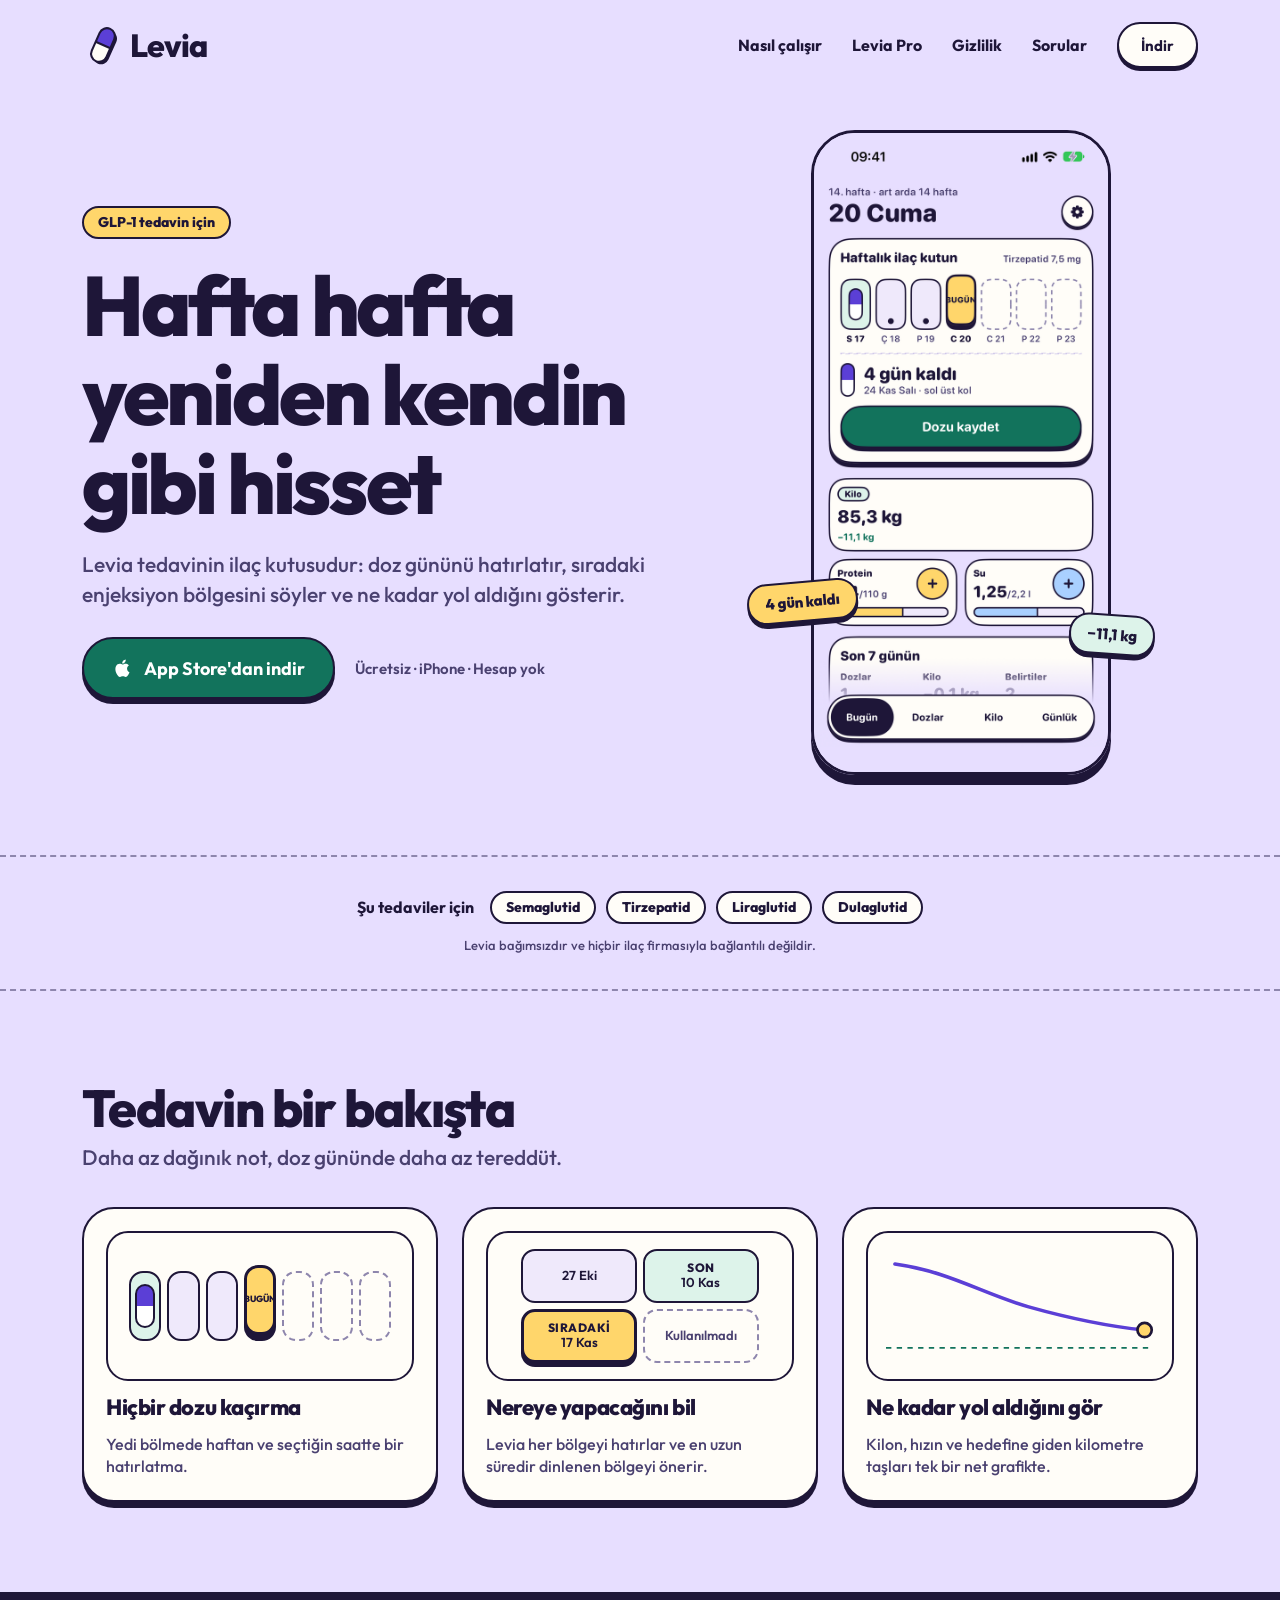
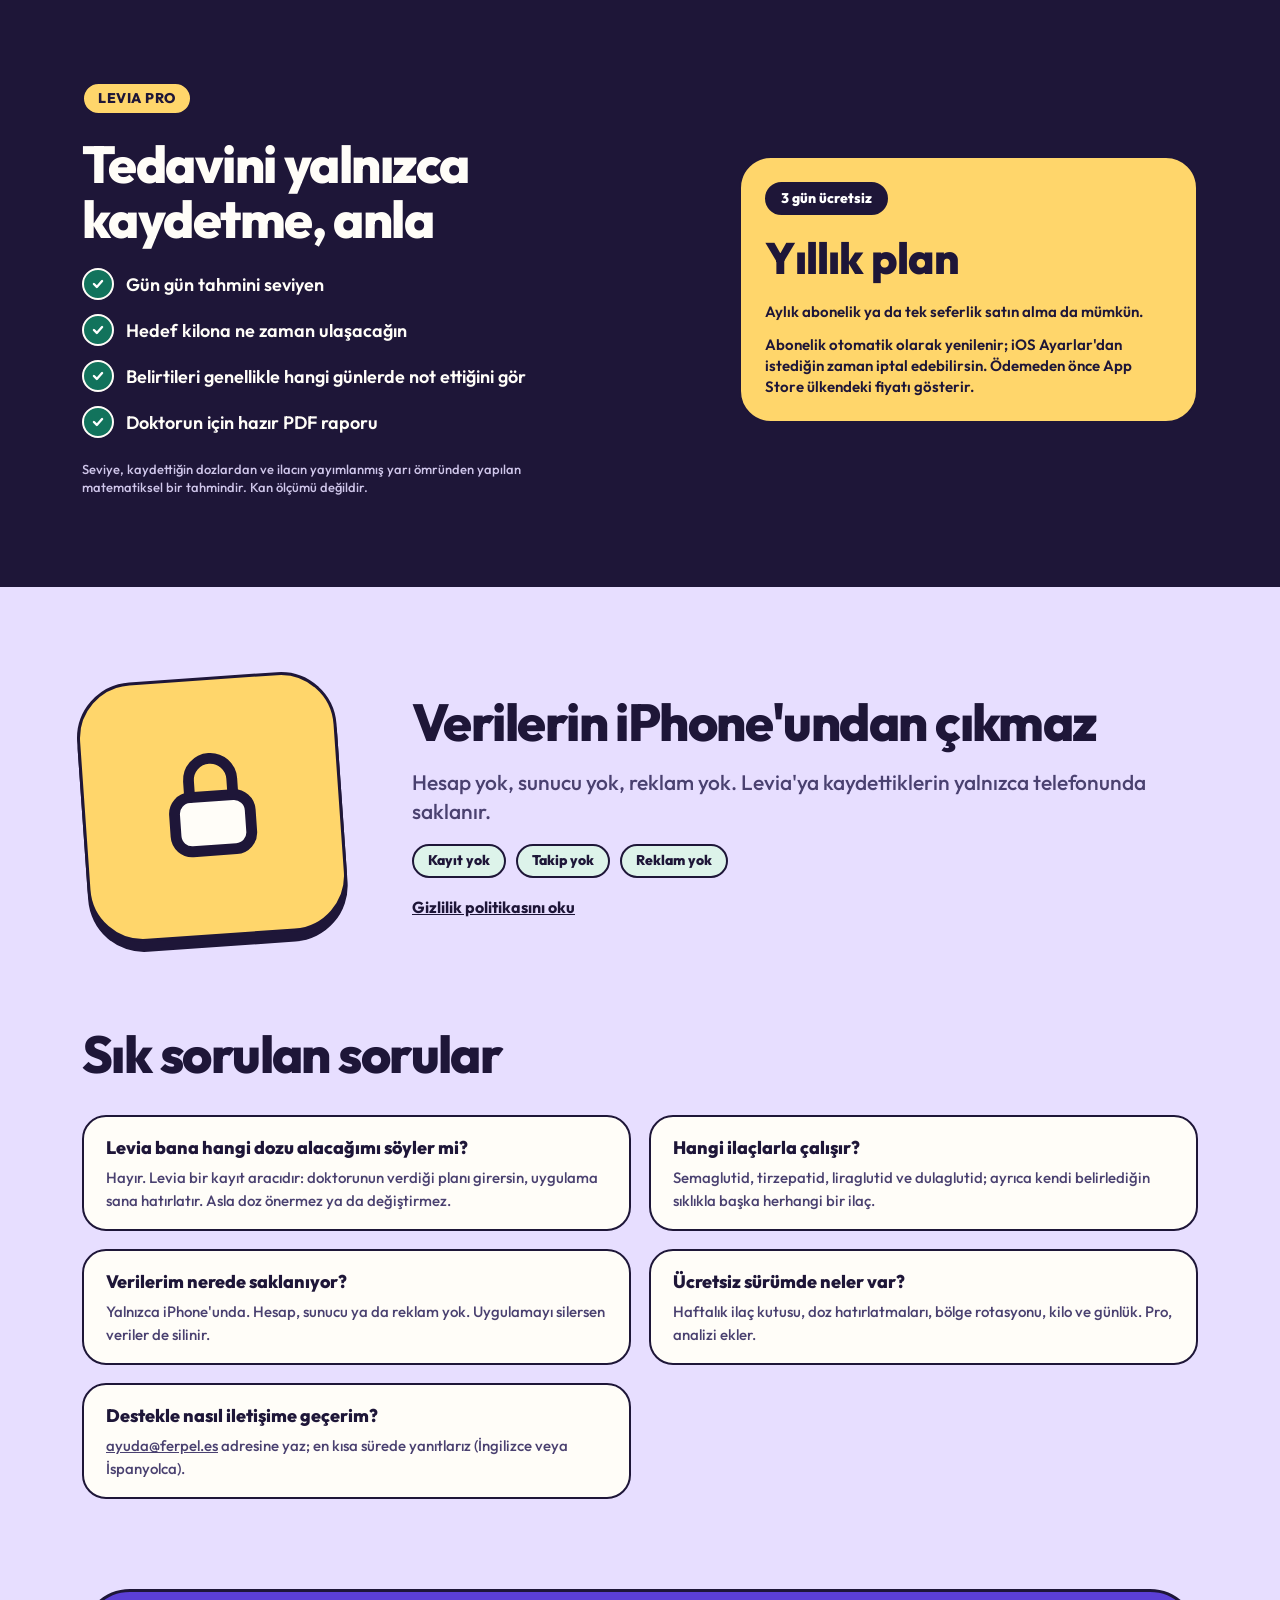
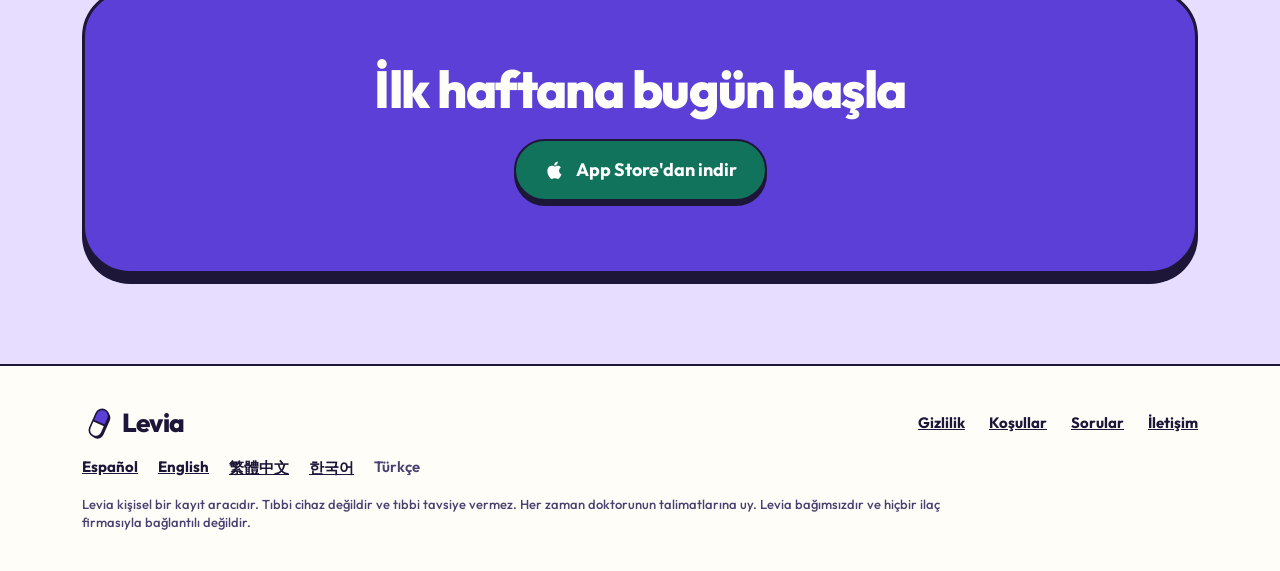
<file: tr/index.html>
<!doctype html>
<html lang="tr">
<head>
<meta charset="utf-8"><meta name="viewport" content="width=device-width,initial-scale=1"><link rel="icon" href="../assets/favicon.svg" type="image/svg+xml"><link rel="apple-touch-icon" href="../assets/apple-touch-icon.png"><link rel="preconnect" href="https://fonts.googleapis.com"><link rel="preconnect" href="https://fonts.gstatic.com" crossorigin><link rel="stylesheet" href="https://fonts.googleapis.com/css2?family=Outfit:wght@500;600;700;800&display=swap"><link rel="stylesheet" href="../styles.css">
<title>Levia · GLP-1 tedavinin ilaç kutusu</title>
<meta name="description" content="Levia doz gününü hatırlatır, sıradaki enjeksiyon bölgesini söyler ve ne kadar yol aldığını gösterir. iPhone için ücretsiz, hesap yok, verilerin yalnızca telefonunda.">
<link rel="alternate" hreflang="es" href="https://zetii21.github.io/levia/index.html">
<link rel="alternate" hreflang="en" href="https://zetii21.github.io/levia/en/index.html">
<link rel="alternate" hreflang="zh-Hant" href="https://zetii21.github.io/levia/zh/index.html">
<link rel="alternate" hreflang="ko" href="https://zetii21.github.io/levia/ko/index.html">
<link rel="alternate" hreflang="tr" href="https://zetii21.github.io/levia/tr/index.html">
<link rel="alternate" hreflang="x-default" href="https://zetii21.github.io/levia/en/index.html">
<meta property="og:title" content="Levia · GLP-1 tedavinin ilaç kutusu">
<meta property="og:description" content="Doz hatırlatmaları, bölge rotasyonu ve kilo ilerlemen. Gizli: her şey iPhone'unda kalır.">
<meta name="theme-color" content="#E7DEFF">
</head>
<body>
<header class="wrap top">
  <a class="logo" href="index.html"><img src="../assets/symbol.svg" alt="">Levia</a>
  <nav aria-label="Ana menü"><a href="#como">Nasıl çalışır</a><a href="#pro">Levia Pro</a><a href="#privacidad">Gizlilik</a><a href="#preguntas">Sorular</a><a class="btn" href="https://apps.apple.com/tr/app/id6834588842">İndir</a></nav>
</header>
<main>
<section class="wrap hero">
  <div class="copy">
    <span class="tag ye">GLP-1 tedavin için</span>
    <h1>Hafta hafta yeniden kendin gibi hisset</h1>
    <p class="lead">Levia tedavinin ilaç kutusudur: doz gününü hatırlatır, sıradaki enjeksiyon bölgesini söyler ve ne kadar yol aldığını gösterir.</p>
    <div class="cta"><a class="btn store" href="https://apps.apple.com/tr/app/id6834588842"><svg aria-hidden="true" width="22" height="22" viewBox="0 0 24 24" fill="currentColor"><path d="M16.4 12.7c0-2.3 1.900-3.400 2-3.500-1.100-1.600-2.800-1.800-3.400-1.800-1.400-.2-2.800.8-3.500.8-.7 0-1.900-.8-3.100-.8-1.600 0-3.100.9-3.900 2.400-1.700 2.900-.4 7.200 1.200 9.500.8 1.200 1.700 2.500 3 2.400 1.200 0 1.700-.8 3.100-.8 1.500 0 1.900.8 3.100.8 1.300 0 2.100-1.200 2.900-2.300.9-1.300 1.300-2.600 1.300-2.700 0 0-2.600-1-2.700-4zM14 5.600c.7-.8 1.100-1.900 1-3-1 .1-2.100.7-2.800 1.500-.6.7-1.200 1.800-1 2.900 1.100.1 2.200-.6 2.800-1.400z"/></svg> App Store'dan indir</a><span class="sub" style="font-size:15px;font-weight:600">Ücretsiz · iPhone · Hesap yok</span></div>
  </div>
  <div class="phone">
    <img src="../assets/hoy-tr.png" width="660" height="1434" alt="Levia'nın Bugün ekranı: dozun salı günü alındığı haftalık ilaç kutusu, bugün cuma ve sıradaki doza 4 gün var.">
    <span class="tag ye t1" aria-hidden="true">4 gün kaldı</span><span class="tag mi t2" aria-hidden="true">−11,1 kg</span>
  </div>
</section>
<section class="strip"><div class="wrap">
  <div class="meds"><b>Şu tedaviler için</b><span class="tag">Semaglutid</span><span class="tag">Tirzepatid</span><span class="tag">Liraglutid</span><span class="tag">Dulaglutid</span></div>
  <p class="small">Levia bağımsızdır ve hiçbir ilaç firmasıyla bağlantılı değildir.</p>
</div></section>
<section class="block" id="como"><div class="wrap">
  <div class="head"><h2>Tedavin bir bakışta</h2><p class="lead">Daha az dağınık not, doz gününde daha az tereddüt.</p></div>
  <div class="cards">
    <article class="card"><div class="art" aria-hidden="true"><div class="wk"><div class="day done"><i class="pill"></i></div><div class="day"></div><div class="day"></div><div class="day today">BUGÜN</div><div class="day next"></div><div class="day next"></div><div class="day next"></div></div></div><h3>Hiçbir dozu kaçırma</h3><p>Yedi bölmede haftan ve seçtiğin saatte bir hatırlatma.</p></article>
    <article class="card"><div class="art" aria-hidden="true"><div class="zones"><div class="zone">27 Eki</div><div class="zone last"><b>SON</b>10 Kas</div><div class="zone nextz"><b>SIRADAKİ</b>17 Kas</div><div class="zone free">Kullanılmadı</div></div></div><h3>Nereye yapacağını bil</h3><p>Levia her bölgeyi hatırlar ve en uzun süredir dinlenen bölgeyi önerir.</p></article>
    <article class="card"><div class="art" aria-hidden="true"><svg viewBox="0 0 300 130" width="88%"><line x1="0" y1="112" x2="300" y2="112" stroke="#12735C" stroke-width="2" stroke-dasharray="6 6"/><path d="M10 18C70 26 110 52 160 66S250 88 290 92" fill="none" stroke="#5B3FD6" stroke-width="4" stroke-linecap="round"/><circle cx="290" cy="92" r="8" fill="#FFD66B" stroke="#1E1638" stroke-width="3"/></svg></div><h3>Ne kadar yol aldığını gör</h3><p>Kilon, hızın ve hedefine giden kilometre taşları tek bir net grafikte.</p></article>
  </div>
</div></section>
<section class="block pro" id="pro"><div class="wrap">
  <div class="copy"><span class="tag ye" style="color:var(--ink);letter-spacing:.04em">LEVIA PRO</span><h2>Tedavini yalnızca kaydetme, anla</h2>
    <ul><li>Gün gün tahmini seviyen</li><li>Hedef kilona ne zaman ulaşacağın</li><li>Belirtileri genellikle hangi günlerde not ettiğini gör</li><li>Doktorun için hazır PDF raporu</li></ul>
    <p class="small">Seviye, kaydettiğin dozlardan ve ilacın yayımlanmış yarı ömründen yapılan matematiksel bir tahmindir. Kan ölçümü değildir.</p></div>
  <div class="plan"><span class="tag">3 gün ücretsiz</span><div class="price"><b>Yıllık plan</b></div><p>Aylık abonelik ya da tek seferlik satın alma da mümkün.</p><p class="small">Abonelik otomatik olarak yenilenir; iOS Ayarlar'dan istediğin zaman iptal edebilirsin. Ödemeden önce App Store ülkendeki fiyatı gösterir.</p></div>
</div></section>
<section class="block privacy" id="privacidad"><div class="wrap">
  <div class="lock" aria-hidden="true"><svg width="130" height="130" viewBox="0 0 24 24" fill="none" stroke="#1E1638" stroke-width="2" stroke-linecap="round" stroke-linejoin="round"><rect x="5" y="10" width="14" height="10" rx="3" fill="#FFFDF8"/><path d="M8 10V7a4 4 0 018 0v3"/></svg></div>
  <div class="copy"><h2>Verilerin iPhone'undan çıkmaz</h2><p class="lead">Hesap yok, sunucu yok, reklam yok. Levia'ya kaydettiklerin yalnızca telefonunda saklanır.</p><div class="chips"><span class="tag mi">Kayıt yok</span><span class="tag mi">Takip yok</span><span class="tag mi">Reklam yok</span></div><a href="privacy.html" style="font-weight:700">Gizlilik politikasını oku</a></div>
</div></section>
<section class="block" id="preguntas" style="padding-top:0"><div class="wrap">
  <div class="head"><h2>Sık sorulan sorular</h2></div>
  <div class="faq">
    <div><b>Levia bana hangi dozu alacağımı söyler mi?</b><span>Hayır. Levia bir kayıt aracıdır: doktorunun verdiği planı girersin, uygulama sana hatırlatır. Asla doz önermez ya da değiştirmez.</span></div>
    <div><b>Hangi ilaçlarla çalışır?</b><span>Semaglutid, tirzepatid, liraglutid ve dulaglutid; ayrıca kendi belirlediğin sıklıkla başka herhangi bir ilaç.</span></div>
    <div><b>Verilerim nerede saklanıyor?</b><span>Yalnızca iPhone'unda. Hesap, sunucu ya da reklam yok. Uygulamayı silersen veriler de silinir.</span></div>
    <div><b>Ücretsiz sürümde neler var?</b><span>Haftalık ilaç kutusu, doz hatırlatmaları, bölge rotasyonu, kilo ve günlük. Pro, analizi ekler.</span></div>
    <div><b>Destekle nasıl iletişime geçerim?</b><span><a href="mailto:ayuda@ferpel.es">ayuda@ferpel.es</a> adresine yaz; en kısa sürede yanıtlarız (İngilizce veya İspanyolca).</span></div>
  </div>
</div></section>
<section class="wrap" id="descargar"><div class="final"><h2>İlk haftana bugün başla</h2><a class="btn store" href="https://apps.apple.com/tr/app/id6834588842"><svg aria-hidden="true" width="22" height="22" viewBox="0 0 24 24" fill="currentColor"><path d="M16.4 12.7c0-2.3 1.900-3.400 2-3.500-1.100-1.600-2.800-1.800-3.400-1.800-1.400-.2-2.800.8-3.500.8-.7 0-1.900-.8-3.100-.8-1.600 0-3.100.9-3.900 2.400-1.700 2.900-.4 7.200 1.200 9.500.8 1.200 1.700 2.500 3 2.400 1.200 0 1.700-.8 3.100-.8 1.500 0 1.900.8 3.100.8 1.300 0 2.100-1.200 2.900-2.300.9-1.300 1.300-2.600 1.300-2.700 0 0-2.600-1-2.700-4zM14 5.600c.7-.8 1.100-1.900 1-3-1 .1-2.100.7-2.800 1.500-.6.7-1.200 1.800-1 2.900 1.100.1 2.200-.6 2.800-1.400z"/></svg> App Store'dan indir</a></div></section>
</main>
<footer><div class="wrap"><div class="row"><a class="logo" href="index.html" style="font-size:26px"><img src="../assets/symbol.svg" alt="" style="width:34px;height:34px">Levia</a><nav aria-label="Yasal"><a href="privacy.html">Gizlilik</a><a href="https://www.apple.com/legal/internet-services/itunes/dev/stdeula/">Koşullar</a><a href="index.html#preguntas">Sorular</a><a href="mailto:ayuda@ferpel.es">İletişim</a></nav></div><nav class="langs" aria-label="Dil"><a href="../index.html" lang="es" hreflang="es">Español</a><a href="../en/index.html" lang="en" hreflang="en">English</a><a href="../zh/index.html" lang="zh-Hant" hreflang="zh-Hant">繁體中文</a><a href="../ko/index.html" lang="ko" hreflang="ko">한국어</a><span aria-current="true">Türkçe</span></nav><p class="small">Levia kişisel bir kayıt aracıdır. Tıbbi cihaz değildir ve tıbbi tavsiye vermez. Her zaman doktorunun talimatlarına uy. Levia bağımsızdır ve hiçbir ilaç firmasıyla bağlantılı değildir.</p></div></footer>
</body>
</html>
</file>
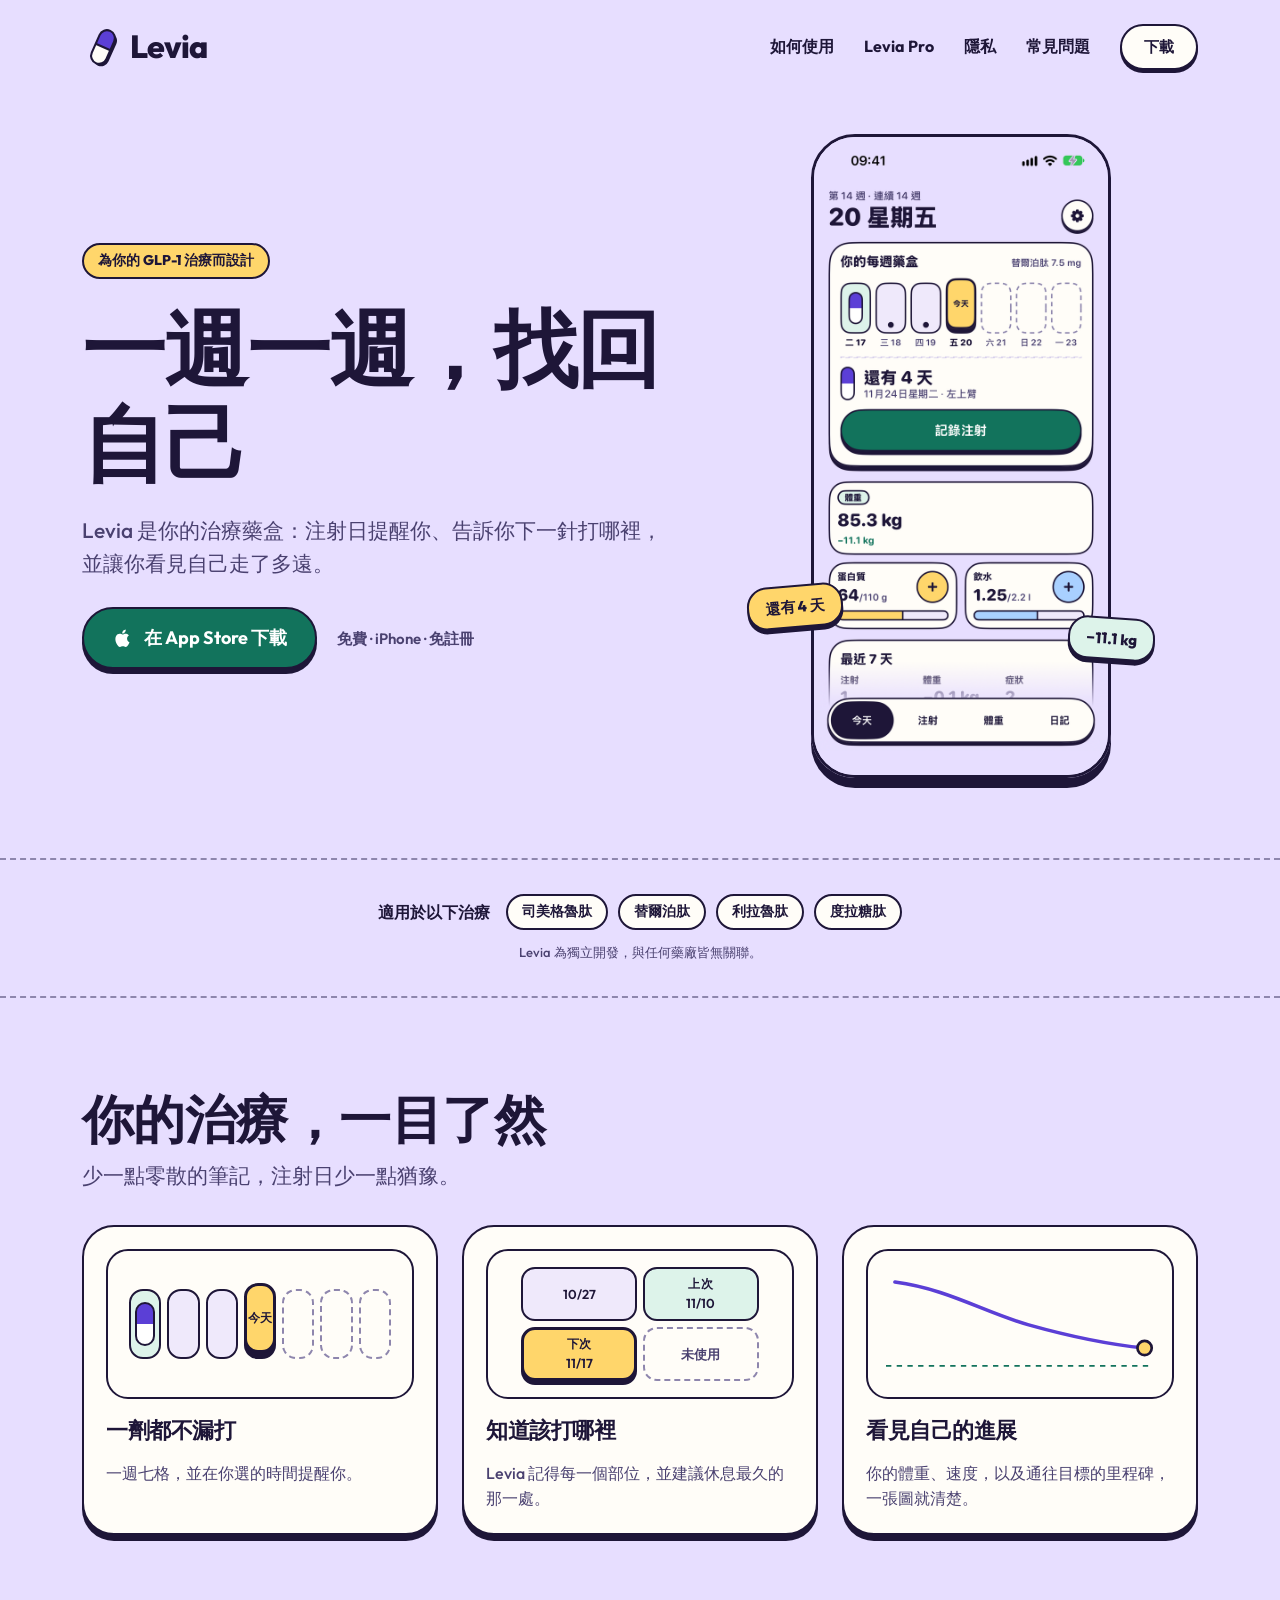
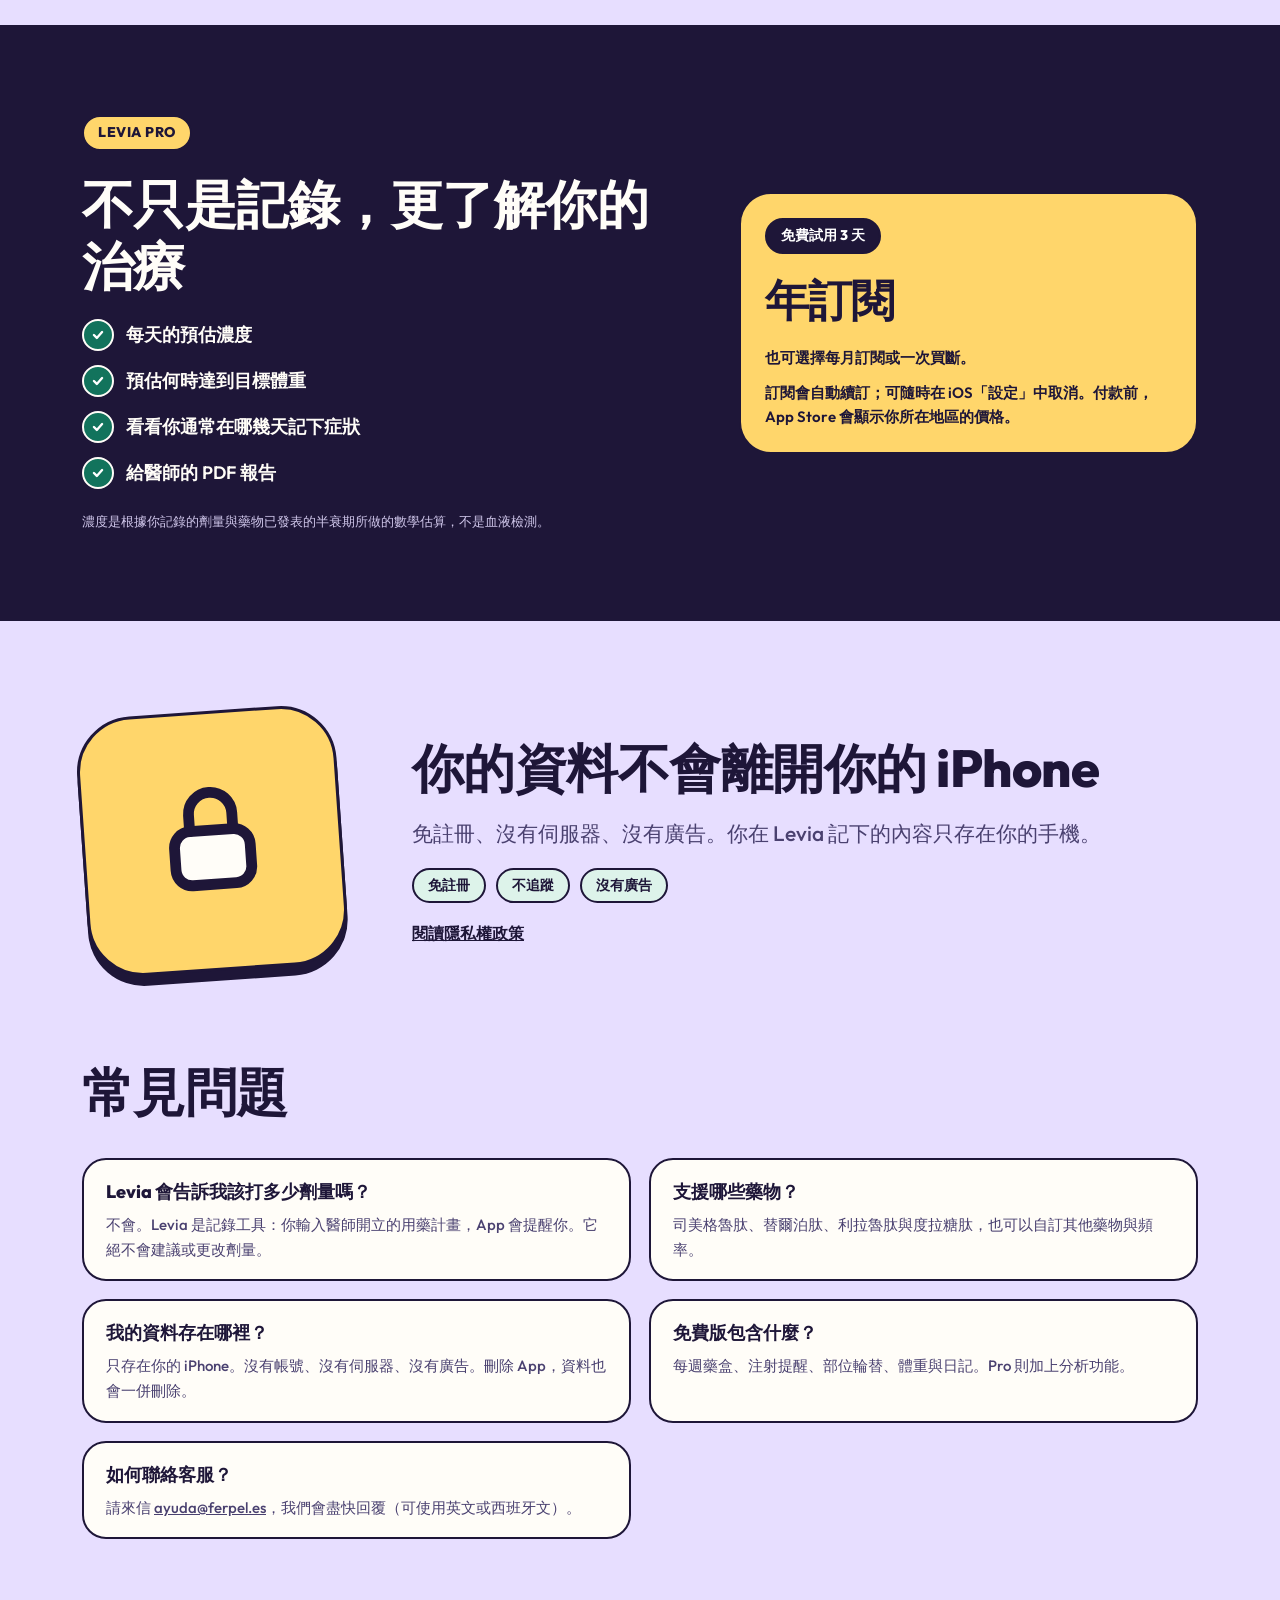
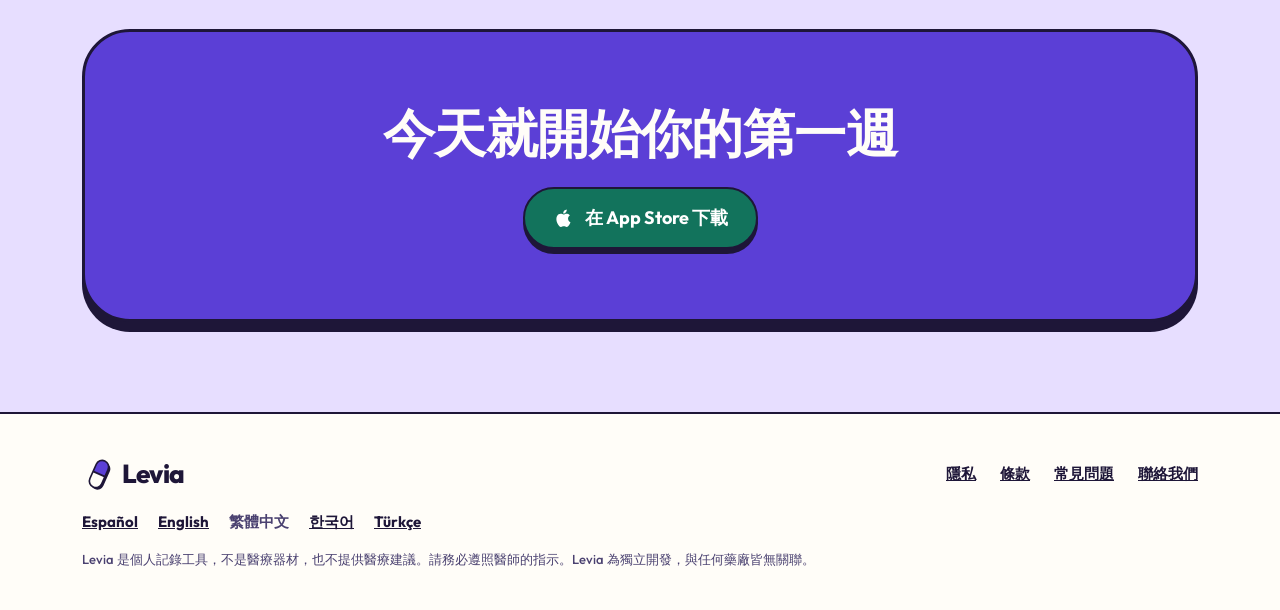
<file: zh/index.html>
<!doctype html>
<html lang="zh-Hant">
<head>
<meta charset="utf-8"><meta name="viewport" content="width=device-width,initial-scale=1"><link rel="icon" href="../assets/favicon.svg" type="image/svg+xml"><link rel="apple-touch-icon" href="../assets/apple-touch-icon.png"><link rel="preconnect" href="https://fonts.googleapis.com"><link rel="preconnect" href="https://fonts.gstatic.com" crossorigin><link rel="stylesheet" href="https://fonts.googleapis.com/css2?family=Outfit:wght@500;600;700;800&display=swap"><link rel="stylesheet" href="../styles.css">
<title>Levia · 你的 GLP-1 治療藥盒</title>
<meta name="description" content="Levia 在注射日提醒你、告訴你下一針打哪裡，並讓你看見自己的進展。iPhone 免費下載，免註冊，資料只存在你的手機。">
<link rel="alternate" hreflang="es" href="https://zetii21.github.io/levia/index.html">
<link rel="alternate" hreflang="en" href="https://zetii21.github.io/levia/en/index.html">
<link rel="alternate" hreflang="zh-Hant" href="https://zetii21.github.io/levia/zh/index.html">
<link rel="alternate" hreflang="ko" href="https://zetii21.github.io/levia/ko/index.html">
<link rel="alternate" hreflang="tr" href="https://zetii21.github.io/levia/tr/index.html">
<link rel="alternate" hreflang="x-default" href="https://zetii21.github.io/levia/en/index.html">
<meta property="og:title" content="Levia · 你的 GLP-1 治療藥盒">
<meta property="og:description" content="注射提醒、部位輪替與體重進展。真正的隱私：一切都留在你的 iPhone。">
<meta name="theme-color" content="#E7DEFF">
</head>
<body>
<header class="wrap top">
  <a class="logo" href="index.html"><img src="../assets/symbol.svg" alt="">Levia</a>
  <nav aria-label="主選單"><a href="#como">如何使用</a><a href="#pro">Levia Pro</a><a href="#privacidad">隱私</a><a href="#preguntas">常見問題</a><a class="btn" href="https://apps.apple.com/tw/app/id6834588842">下載</a></nav>
</header>
<main>
<section class="wrap hero">
  <div class="copy">
    <span class="tag ye">為你的 GLP-1 治療而設計</span>
    <h1>一週一週，找回自己</h1>
    <p class="lead">Levia 是你的治療藥盒：注射日提醒你、告訴你下一針打哪裡，並讓你看見自己走了多遠。</p>
    <div class="cta"><a class="btn store" href="https://apps.apple.com/tw/app/id6834588842"><svg aria-hidden="true" width="22" height="22" viewBox="0 0 24 24" fill="currentColor"><path d="M16.4 12.7c0-2.3 1.900-3.400 2-3.500-1.100-1.600-2.800-1.800-3.400-1.800-1.400-.2-2.800.8-3.500.8-.7 0-1.900-.8-3.100-.8-1.600 0-3.100.9-3.900 2.400-1.700 2.900-.4 7.200 1.200 9.500.8 1.200 1.700 2.500 3 2.400 1.200 0 1.700-.8 3.100-.8 1.500 0 1.900.8 3.100.8 1.300 0 2.100-1.200 2.900-2.300.9-1.300 1.300-2.600 1.300-2.700 0 0-2.600-1-2.700-4zM14 5.600c.7-.8 1.100-1.900 1-3-1 .1-2.100.7-2.800 1.500-.6.7-1.200 1.800-1 2.900 1.100.1 2.200-.6 2.800-1.400z"/></svg> 在 App Store 下載</a><span class="sub" style="font-size:15px;font-weight:600">免費 · iPhone · 免註冊</span></div>
  </div>
  <div class="phone">
    <img src="../assets/hoy-zh.png" width="660" height="1434" alt="Levia 的「今天」畫面：每週藥盒顯示週二已注射、今天是週五，距離下一劑還有 4 天。">
    <span class="tag ye t1" aria-hidden="true">還有 4 天</span><span class="tag mi t2" aria-hidden="true">−11.1 kg</span>
  </div>
</section>
<section class="strip"><div class="wrap">
  <div class="meds"><b>適用於以下治療</b><span class="tag">司美格魯肽</span><span class="tag">替爾泊肽</span><span class="tag">利拉魯肽</span><span class="tag">度拉糖肽</span></div>
  <p class="small">Levia 為獨立開發，與任何藥廠皆無關聯。</p>
</div></section>
<section class="block" id="como"><div class="wrap">
  <div class="head"><h2>你的治療，一目了然</h2><p class="lead">少一點零散的筆記，注射日少一點猶豫。</p></div>
  <div class="cards">
    <article class="card"><div class="art" aria-hidden="true"><div class="wk"><div class="day done"><i class="pill"></i></div><div class="day"></div><div class="day"></div><div class="day today">今天</div><div class="day next"></div><div class="day next"></div><div class="day next"></div></div></div><h3>一劑都不漏打</h3><p>一週七格，並在你選的時間提醒你。</p></article>
    <article class="card"><div class="art" aria-hidden="true"><div class="zones"><div class="zone">10/27</div><div class="zone last"><b>上次</b>11/10</div><div class="zone nextz"><b>下次</b>11/17</div><div class="zone free">未使用</div></div></div><h3>知道該打哪裡</h3><p>Levia 記得每一個部位，並建議休息最久的那一處。</p></article>
    <article class="card"><div class="art" aria-hidden="true"><svg viewBox="0 0 300 130" width="88%"><line x1="0" y1="112" x2="300" y2="112" stroke="#12735C" stroke-width="2" stroke-dasharray="6 6"/><path d="M10 18C70 26 110 52 160 66S250 88 290 92" fill="none" stroke="#5B3FD6" stroke-width="4" stroke-linecap="round"/><circle cx="290" cy="92" r="8" fill="#FFD66B" stroke="#1E1638" stroke-width="3"/></svg></div><h3>看見自己的進展</h3><p>你的體重、速度，以及通往目標的里程碑，一張圖就清楚。</p></article>
  </div>
</div></section>
<section class="block pro" id="pro"><div class="wrap">
  <div class="copy"><span class="tag ye" style="color:var(--ink);letter-spacing:.04em">LEVIA PRO</span><h2>不只是記錄，更了解你的治療</h2>
    <ul><li>每天的預估濃度</li><li>預估何時達到目標體重</li><li>看看你通常在哪幾天記下症狀</li><li>給醫師的 PDF 報告</li></ul>
    <p class="small">濃度是根據你記錄的劑量與藥物已發表的半衰期所做的數學估算，不是血液檢測。</p></div>
  <div class="plan"><span class="tag">免費試用 3 天</span><div class="price"><b>年訂閱</b></div><p>也可選擇每月訂閱或一次買斷。</p><p class="small">訂閱會自動續訂；可隨時在 iOS「設定」中取消。付款前，App Store 會顯示你所在地區的價格。</p></div>
</div></section>
<section class="block privacy" id="privacidad"><div class="wrap">
  <div class="lock" aria-hidden="true"><svg width="130" height="130" viewBox="0 0 24 24" fill="none" stroke="#1E1638" stroke-width="2" stroke-linecap="round" stroke-linejoin="round"><rect x="5" y="10" width="14" height="10" rx="3" fill="#FFFDF8"/><path d="M8 10V7a4 4 0 018 0v3"/></svg></div>
  <div class="copy"><h2>你的資料不會離開你的 iPhone</h2><p class="lead">免註冊、沒有伺服器、沒有廣告。你在 Levia 記下的內容只存在你的手機。</p><div class="chips"><span class="tag mi">免註冊</span><span class="tag mi">不追蹤</span><span class="tag mi">沒有廣告</span></div><a href="privacy.html" style="font-weight:700">閱讀隱私權政策</a></div>
</div></section>
<section class="block" id="preguntas" style="padding-top:0"><div class="wrap">
  <div class="head"><h2>常見問題</h2></div>
  <div class="faq">
    <div><b>Levia 會告訴我該打多少劑量嗎？</b><span>不會。Levia 是記錄工具：你輸入醫師開立的用藥計畫，App 會提醒你。它絕不會建議或更改劑量。</span></div>
    <div><b>支援哪些藥物？</b><span>司美格魯肽、替爾泊肽、利拉魯肽與度拉糖肽，也可以自訂其他藥物與頻率。</span></div>
    <div><b>我的資料存在哪裡？</b><span>只存在你的 iPhone。沒有帳號、沒有伺服器、沒有廣告。刪除 App，資料也會一併刪除。</span></div>
    <div><b>免費版包含什麼？</b><span>每週藥盒、注射提醒、部位輪替、體重與日記。Pro 則加上分析功能。</span></div>
    <div><b>如何聯絡客服？</b><span>請來信 <a href="mailto:ayuda@ferpel.es">ayuda@ferpel.es</a>，我們會盡快回覆（可使用英文或西班牙文）。</span></div>
  </div>
</div></section>
<section class="wrap" id="descargar"><div class="final"><h2>今天就開始你的第一週</h2><a class="btn store" href="https://apps.apple.com/tw/app/id6834588842"><svg aria-hidden="true" width="22" height="22" viewBox="0 0 24 24" fill="currentColor"><path d="M16.4 12.7c0-2.3 1.900-3.400 2-3.500-1.100-1.600-2.800-1.800-3.400-1.800-1.400-.2-2.800.8-3.500.8-.7 0-1.900-.8-3.100-.8-1.600 0-3.100.9-3.900 2.400-1.700 2.900-.4 7.200 1.200 9.500.8 1.200 1.700 2.500 3 2.400 1.200 0 1.700-.8 3.100-.8 1.500 0 1.900.8 3.100.8 1.300 0 2.100-1.200 2.900-2.300.9-1.300 1.300-2.600 1.300-2.700 0 0-2.600-1-2.700-4zM14 5.600c.7-.8 1.100-1.900 1-3-1 .1-2.100.7-2.800 1.500-.6.7-1.200 1.800-1 2.900 1.100.1 2.200-.6 2.800-1.400z"/></svg> 在 App Store 下載</a></div></section>
</main>
<footer><div class="wrap"><div class="row"><a class="logo" href="index.html" style="font-size:26px"><img src="../assets/symbol.svg" alt="" style="width:34px;height:34px">Levia</a><nav aria-label="法律資訊"><a href="privacy.html">隱私</a><a href="https://www.apple.com/legal/internet-services/itunes/dev/stdeula/">條款</a><a href="index.html#preguntas">常見問題</a><a href="mailto:ayuda@ferpel.es">聯絡我們</a></nav></div><nav class="langs" aria-label="語言"><a href="../index.html" lang="es" hreflang="es">Español</a><a href="../en/index.html" lang="en" hreflang="en">English</a><span aria-current="true">繁體中文</span><a href="../ko/index.html" lang="ko" hreflang="ko">한국어</a><a href="../tr/index.html" lang="tr" hreflang="tr">Türkçe</a></nav><p class="small">Levia 是個人記錄工具，不是醫療器材，也不提供醫療建議。請務必遵照醫師的指示。Levia 為獨立開發，與任何藥廠皆無關聯。</p></div></footer>
</body>
</html>
</file>
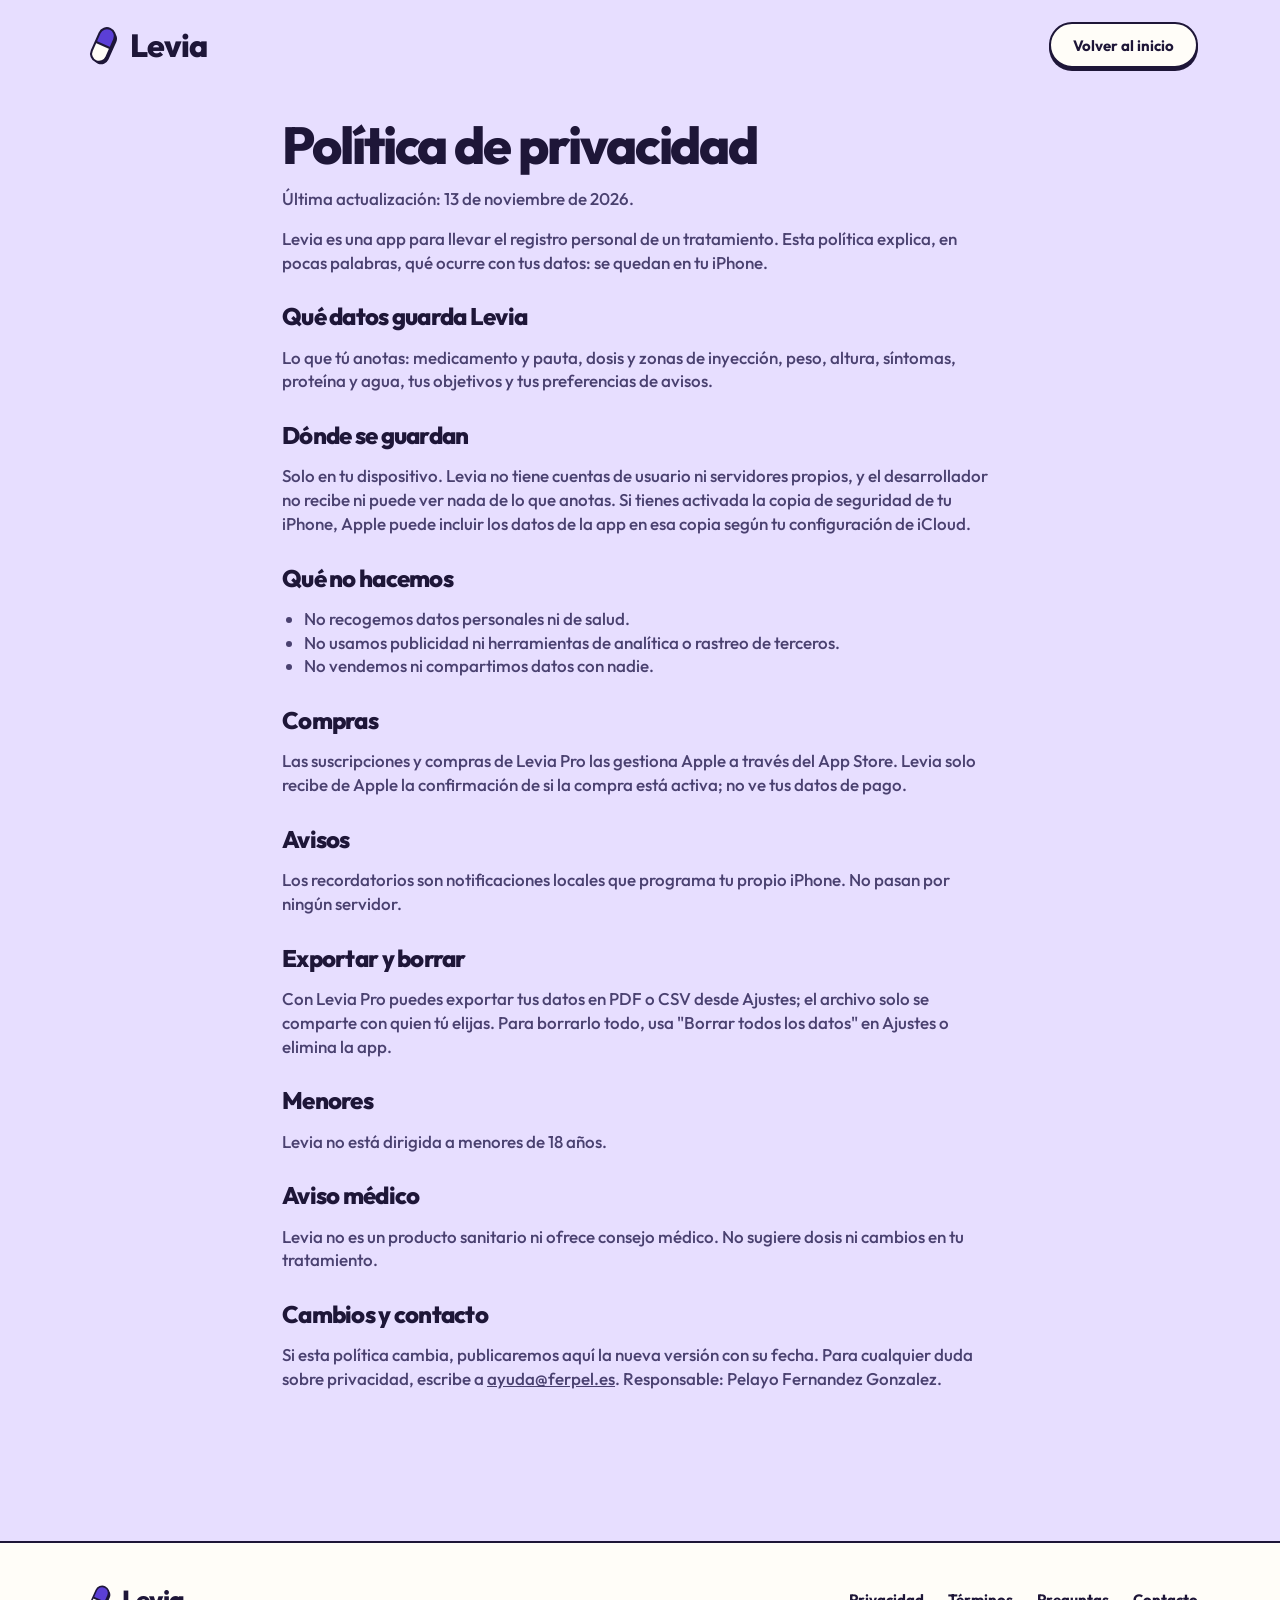
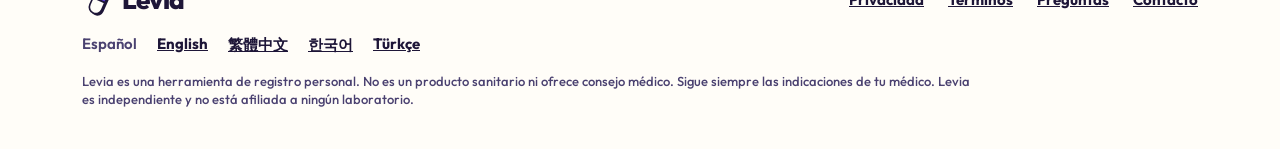
<file: privacy.html>
<!doctype html>
<html lang="es">
<head>
<meta charset="utf-8"><meta name="viewport" content="width=device-width,initial-scale=1"><link rel="icon" href="assets/favicon.svg" type="image/svg+xml"><link rel="apple-touch-icon" href="assets/apple-touch-icon.png"><link rel="preconnect" href="https://fonts.googleapis.com"><link rel="preconnect" href="https://fonts.gstatic.com" crossorigin><link rel="stylesheet" href="https://fonts.googleapis.com/css2?family=Outfit:wght@500;600;700;800&display=swap"><link rel="stylesheet" href="styles.css">
<title>Política de privacidad · Levia</title>
<meta name="description" content="Levia no recoge datos personales: todo lo que anotas se guarda solo en tu iPhone.">
<link rel="alternate" hreflang="es" href="https://zetii21.github.io/levia/privacy.html">
<link rel="alternate" hreflang="en" href="https://zetii21.github.io/levia/en/privacy.html">
<link rel="alternate" hreflang="zh-Hant" href="https://zetii21.github.io/levia/zh/privacy.html">
<link rel="alternate" hreflang="ko" href="https://zetii21.github.io/levia/ko/privacy.html">
<link rel="alternate" hreflang="tr" href="https://zetii21.github.io/levia/tr/privacy.html">
<link rel="alternate" hreflang="x-default" href="https://zetii21.github.io/levia/en/privacy.html">
</head>
<body>
<header class="wrap top"><a class="logo" href="index.html"><img src="assets/symbol.svg" alt="">Levia</a><nav aria-label="Principal"><a class="btn" href="index.html">Volver al inicio</a></nav></header>
<main class="wrap doc">
<h1>Política de privacidad</h1>
<p>Última actualización: 13 de noviembre de 2026.</p>
<p>Levia es una app para llevar el registro personal de un tratamiento. Esta política explica, en pocas palabras, qué ocurre con tus datos: se quedan en tu iPhone.</p>
<h2>Qué datos guarda Levia</h2>
<p>Lo que tú anotas: medicamento y pauta, dosis y zonas de inyección, peso, altura, síntomas, proteína y agua, tus objetivos y tus preferencias de avisos.</p>
<h2>Dónde se guardan</h2>
<p>Solo en tu dispositivo. Levia no tiene cuentas de usuario ni servidores propios, y el desarrollador no recibe ni puede ver nada de lo que anotas. Si tienes activada la copia de seguridad de tu iPhone, Apple puede incluir los datos de la app en esa copia según tu configuración de iCloud.</p>
<h2>Qué no hacemos</h2>
<ul><li>No recogemos datos personales ni de salud.</li><li>No usamos publicidad ni herramientas de analítica o rastreo de terceros.</li><li>No vendemos ni compartimos datos con nadie.</li></ul>
<h2>Compras</h2>
<p>Las suscripciones y compras de Levia Pro las gestiona Apple a través del App Store. Levia solo recibe de Apple la confirmación de si la compra está activa; no ve tus datos de pago.</p>
<h2>Avisos</h2>
<p>Los recordatorios son notificaciones locales que programa tu propio iPhone. No pasan por ningún servidor.</p>
<h2>Exportar y borrar</h2>
<p>Con Levia Pro puedes exportar tus datos en PDF o CSV desde Ajustes; el archivo solo se comparte con quien tú elijas. Para borrarlo todo, usa "Borrar todos los datos" en Ajustes o elimina la app.</p>
<h2>Menores</h2>
<p>Levia no está dirigida a menores de 18 años.</p>
<h2>Aviso médico</h2>
<p>Levia no es un producto sanitario ni ofrece consejo médico. No sugiere dosis ni cambios en tu tratamiento.</p>
<h2>Cambios y contacto</h2>
<p>Si esta política cambia, publicaremos aquí la nueva versión con su fecha. Para cualquier duda sobre privacidad, escribe a <a href="mailto:ayuda@ferpel.es">ayuda@ferpel.es</a>. Responsable: Pelayo Fernandez Gonzalez.</p>
</main>
<footer><div class="wrap"><div class="row"><a class="logo" href="index.html" style="font-size:26px"><img src="assets/symbol.svg" alt="" style="width:34px;height:34px">Levia</a><nav aria-label="Legal"><a href="privacy.html">Privacidad</a><a href="https://www.apple.com/legal/internet-services/itunes/dev/stdeula/">Términos</a><a href="index.html#preguntas">Preguntas</a><a href="mailto:ayuda@ferpel.es">Contacto</a></nav></div><nav class="langs" aria-label="Idioma"><span aria-current="true">Español</span><a href="en/privacy.html" lang="en" hreflang="en">English</a><a href="zh/privacy.html" lang="zh-Hant" hreflang="zh-Hant">繁體中文</a><a href="ko/privacy.html" lang="ko" hreflang="ko">한국어</a><a href="tr/privacy.html" lang="tr" hreflang="tr">Türkçe</a></nav><p class="small">Levia es una herramienta de registro personal. No es un producto sanitario ni ofrece consejo médico. Sigue siempre las indicaciones de tu médico. Levia es independiente y no está afiliada a ningún laboratorio.</p></div></footer>
</body>
</html>
</file>
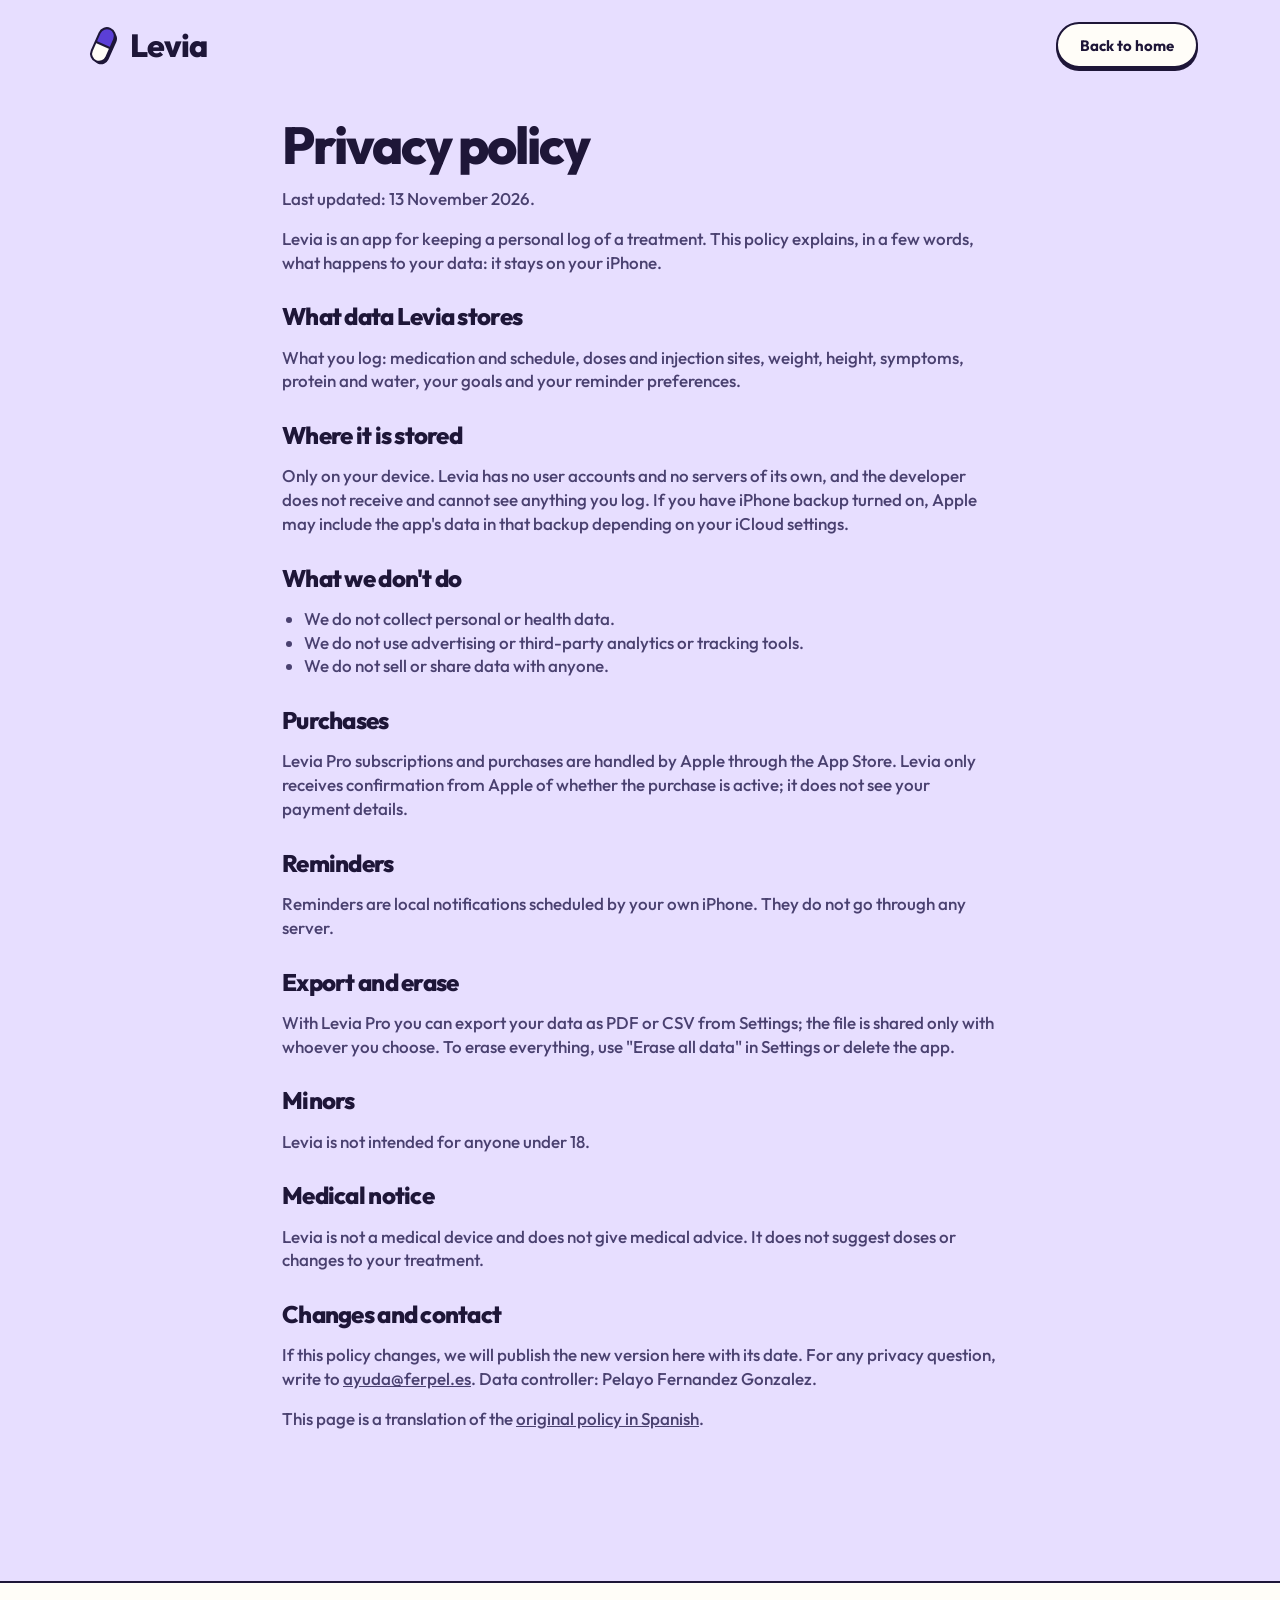
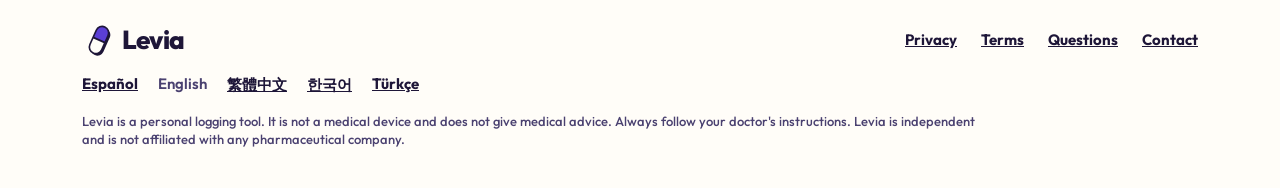
<file: en/privacy.html>
<!doctype html>
<html lang="en">
<head>
<meta charset="utf-8"><meta name="viewport" content="width=device-width,initial-scale=1"><link rel="icon" href="../assets/favicon.svg" type="image/svg+xml"><link rel="apple-touch-icon" href="../assets/apple-touch-icon.png"><link rel="preconnect" href="https://fonts.googleapis.com"><link rel="preconnect" href="https://fonts.gstatic.com" crossorigin><link rel="stylesheet" href="https://fonts.googleapis.com/css2?family=Outfit:wght@500;600;700;800&display=swap"><link rel="stylesheet" href="../styles.css">
<title>Privacy policy · Levia</title>
<meta name="description" content="Levia collects no personal data: everything you log is stored only on your iPhone.">
<link rel="alternate" hreflang="es" href="https://zetii21.github.io/levia/privacy.html">
<link rel="alternate" hreflang="en" href="https://zetii21.github.io/levia/en/privacy.html">
<link rel="alternate" hreflang="zh-Hant" href="https://zetii21.github.io/levia/zh/privacy.html">
<link rel="alternate" hreflang="ko" href="https://zetii21.github.io/levia/ko/privacy.html">
<link rel="alternate" hreflang="tr" href="https://zetii21.github.io/levia/tr/privacy.html">
<link rel="alternate" hreflang="x-default" href="https://zetii21.github.io/levia/en/privacy.html">
</head>
<body>
<header class="wrap top"><a class="logo" href="index.html"><img src="../assets/symbol.svg" alt="">Levia</a><nav aria-label="Main"><a class="btn" href="index.html">Back to home</a></nav></header>
<main class="wrap doc">
<h1>Privacy policy</h1>
<p>Last updated: 13 November 2026.</p>
<p>Levia is an app for keeping a personal log of a treatment. This policy explains, in a few words, what happens to your data: it stays on your iPhone.</p>
<h2>What data Levia stores</h2>
<p>What you log: medication and schedule, doses and injection sites, weight, height, symptoms, protein and water, your goals and your reminder preferences.</p>
<h2>Where it is stored</h2>
<p>Only on your device. Levia has no user accounts and no servers of its own, and the developer does not receive and cannot see anything you log. If you have iPhone backup turned on, Apple may include the app's data in that backup depending on your iCloud settings.</p>
<h2>What we don't do</h2>
<ul><li>We do not collect personal or health data.</li><li>We do not use advertising or third-party analytics or tracking tools.</li><li>We do not sell or share data with anyone.</li></ul>
<h2>Purchases</h2>
<p>Levia Pro subscriptions and purchases are handled by Apple through the App Store. Levia only receives confirmation from Apple of whether the purchase is active; it does not see your payment details.</p>
<h2>Reminders</h2>
<p>Reminders are local notifications scheduled by your own iPhone. They do not go through any server.</p>
<h2>Export and erase</h2>
<p>With Levia Pro you can export your data as PDF or CSV from Settings; the file is shared only with whoever you choose. To erase everything, use "Erase all data" in Settings or delete the app.</p>
<h2>Minors</h2>
<p>Levia is not intended for anyone under 18.</p>
<h2>Medical notice</h2>
<p>Levia is not a medical device and does not give medical advice. It does not suggest doses or changes to your treatment.</p>
<h2>Changes and contact</h2>
<p>If this policy changes, we will publish the new version here with its date. For any privacy question, write to <a href="mailto:ayuda@ferpel.es">ayuda@ferpel.es</a>. Data controller: Pelayo Fernandez Gonzalez.</p>
<p class="small">This page is a translation of the <a href="../privacy.html" lang="es">original policy in Spanish</a>.</p>
</main>
<footer><div class="wrap"><div class="row"><a class="logo" href="index.html" style="font-size:26px"><img src="../assets/symbol.svg" alt="" style="width:34px;height:34px">Levia</a><nav aria-label="Legal"><a href="privacy.html">Privacy</a><a href="https://www.apple.com/legal/internet-services/itunes/dev/stdeula/">Terms</a><a href="index.html#preguntas">Questions</a><a href="mailto:ayuda@ferpel.es">Contact</a></nav></div><nav class="langs" aria-label="Language"><a href="../privacy.html" lang="es" hreflang="es">Español</a><span aria-current="true">English</span><a href="../zh/privacy.html" lang="zh-Hant" hreflang="zh-Hant">繁體中文</a><a href="../ko/privacy.html" lang="ko" hreflang="ko">한국어</a><a href="../tr/privacy.html" lang="tr" hreflang="tr">Türkçe</a></nav><p class="small">Levia is a personal logging tool. It is not a medical device and does not give medical advice. Always follow your doctor's instructions. Levia is independent and is not affiliated with any pharmaceutical company.</p></div></footer>
</body>
</html>
</file>
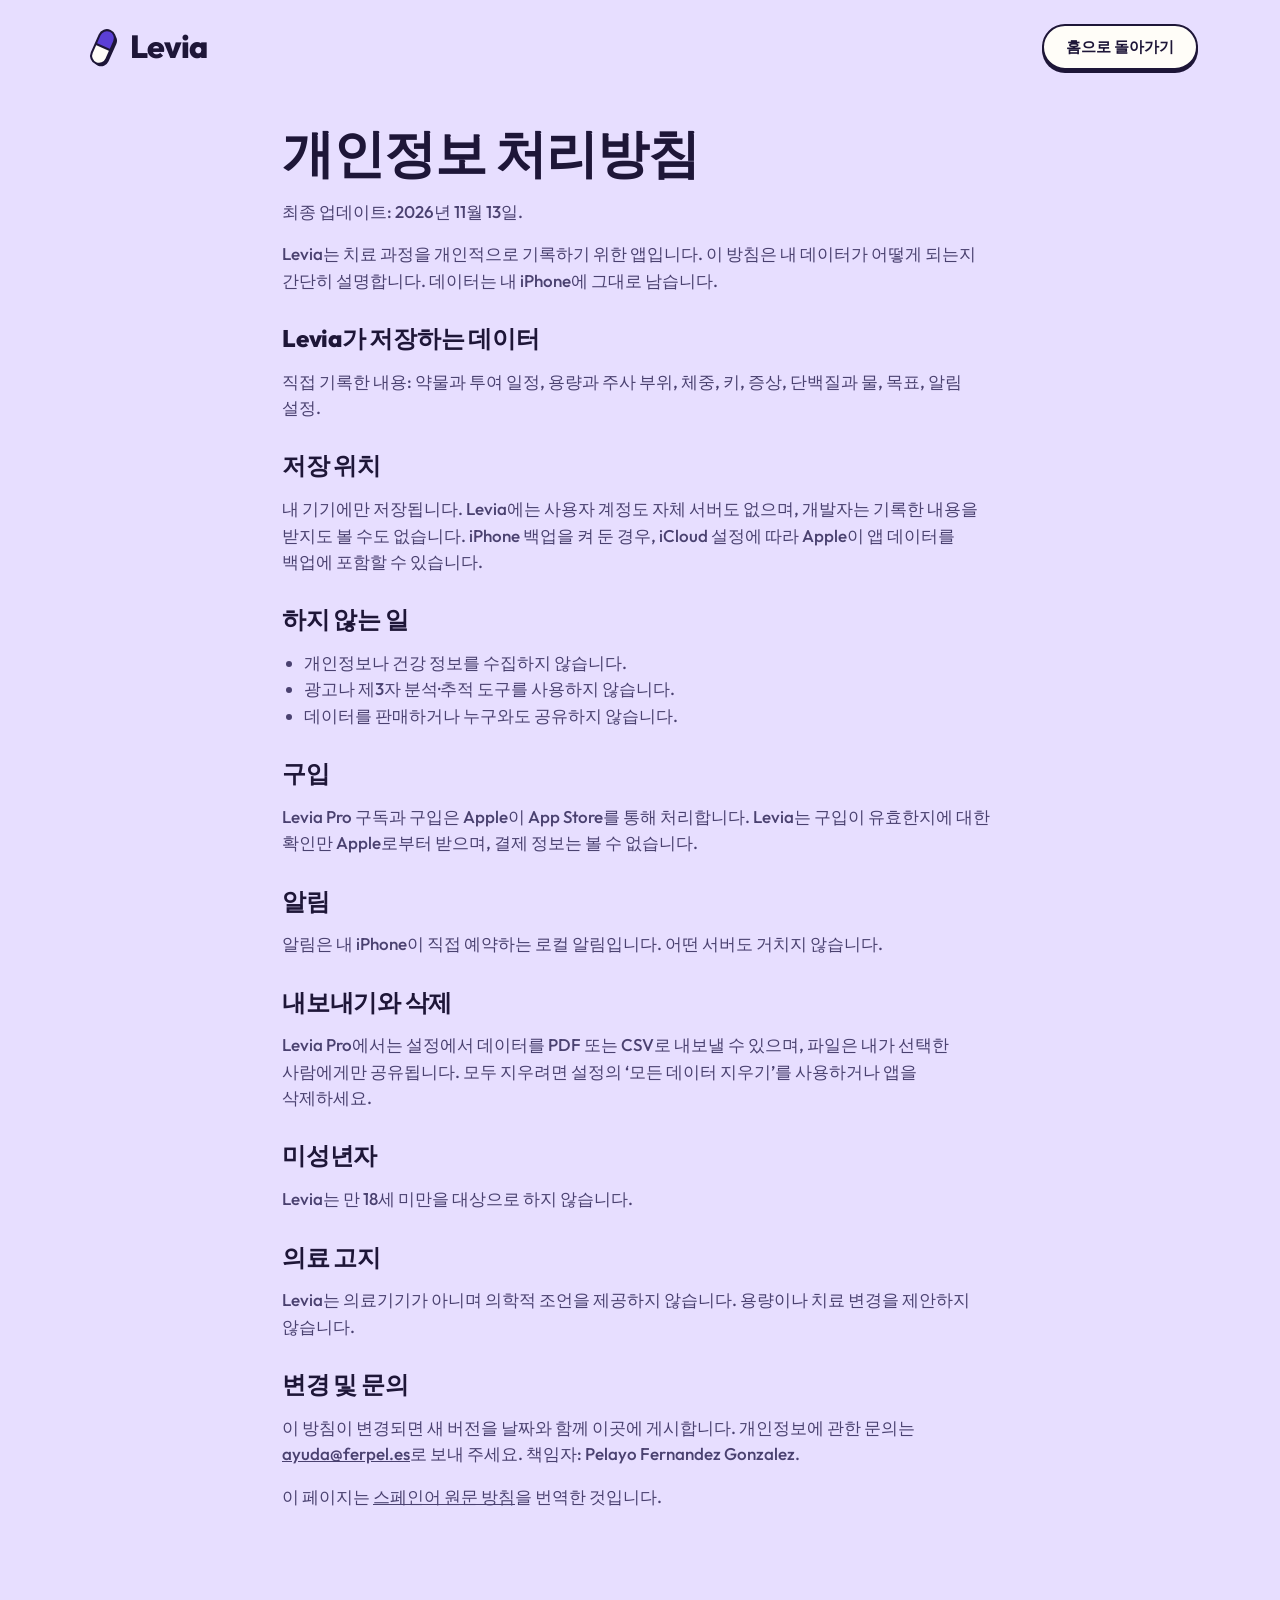
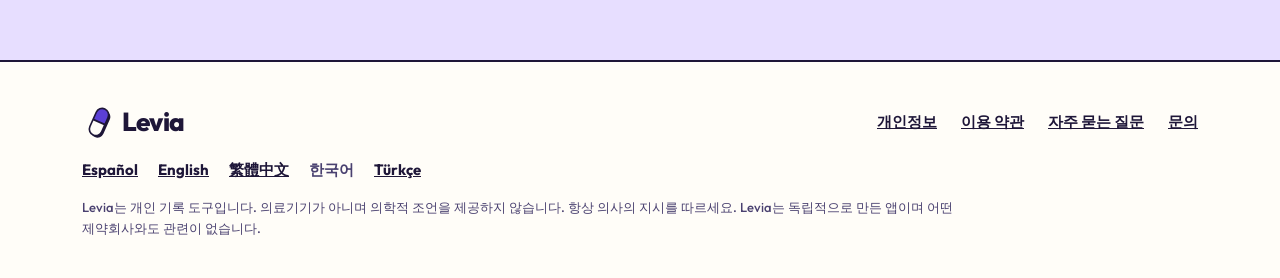
<file: ko/privacy.html>
<!doctype html>
<html lang="ko">
<head>
<meta charset="utf-8"><meta name="viewport" content="width=device-width,initial-scale=1"><link rel="icon" href="../assets/favicon.svg" type="image/svg+xml"><link rel="apple-touch-icon" href="../assets/apple-touch-icon.png"><link rel="preconnect" href="https://fonts.googleapis.com"><link rel="preconnect" href="https://fonts.gstatic.com" crossorigin><link rel="stylesheet" href="https://fonts.googleapis.com/css2?family=Outfit:wght@500;600;700;800&display=swap"><link rel="stylesheet" href="../styles.css">
<title>개인정보 처리방침 · Levia</title>
<meta name="description" content="Levia는 개인정보를 수집하지 않습니다. 기록한 모든 내용은 내 iPhone에만 저장됩니다.">
<link rel="alternate" hreflang="es" href="https://zetii21.github.io/levia/privacy.html">
<link rel="alternate" hreflang="en" href="https://zetii21.github.io/levia/en/privacy.html">
<link rel="alternate" hreflang="zh-Hant" href="https://zetii21.github.io/levia/zh/privacy.html">
<link rel="alternate" hreflang="ko" href="https://zetii21.github.io/levia/ko/privacy.html">
<link rel="alternate" hreflang="tr" href="https://zetii21.github.io/levia/tr/privacy.html">
<link rel="alternate" hreflang="x-default" href="https://zetii21.github.io/levia/en/privacy.html">
</head>
<body>
<header class="wrap top"><a class="logo" href="index.html"><img src="../assets/symbol.svg" alt="">Levia</a><nav aria-label="메인"><a class="btn" href="index.html">홈으로 돌아가기</a></nav></header>
<main class="wrap doc">
<h1>개인정보 처리방침</h1>
<p>최종 업데이트: 2026년 11월 13일.</p>
<p>Levia는 치료 과정을 개인적으로 기록하기 위한 앱입니다. 이 방침은 내 데이터가 어떻게 되는지 간단히 설명합니다. 데이터는 내 iPhone에 그대로 남습니다.</p>
<h2>Levia가 저장하는 데이터</h2>
<p>직접 기록한 내용: 약물과 투여 일정, 용량과 주사 부위, 체중, 키, 증상, 단백질과 물, 목표, 알림 설정.</p>
<h2>저장 위치</h2>
<p>내 기기에만 저장됩니다. Levia에는 사용자 계정도 자체 서버도 없으며, 개발자는 기록한 내용을 받지도 볼 수도 없습니다. iPhone 백업을 켜 둔 경우, iCloud 설정에 따라 Apple이 앱 데이터를 백업에 포함할 수 있습니다.</p>
<h2>하지 않는 일</h2>
<ul><li>개인정보나 건강 정보를 수집하지 않습니다.</li><li>광고나 제3자 분석·추적 도구를 사용하지 않습니다.</li><li>데이터를 판매하거나 누구와도 공유하지 않습니다.</li></ul>
<h2>구입</h2>
<p>Levia Pro 구독과 구입은 Apple이 App Store를 통해 처리합니다. Levia는 구입이 유효한지에 대한 확인만 Apple로부터 받으며, 결제 정보는 볼 수 없습니다.</p>
<h2>알림</h2>
<p>알림은 내 iPhone이 직접 예약하는 로컬 알림입니다. 어떤 서버도 거치지 않습니다.</p>
<h2>내보내기와 삭제</h2>
<p>Levia Pro에서는 설정에서 데이터를 PDF 또는 CSV로 내보낼 수 있으며, 파일은 내가 선택한 사람에게만 공유됩니다. 모두 지우려면 설정의 ‘모든 데이터 지우기’를 사용하거나 앱을 삭제하세요.</p>
<h2>미성년자</h2>
<p>Levia는 만 18세 미만을 대상으로 하지 않습니다.</p>
<h2>의료 고지</h2>
<p>Levia는 의료기기가 아니며 의학적 조언을 제공하지 않습니다. 용량이나 치료 변경을 제안하지 않습니다.</p>
<h2>변경 및 문의</h2>
<p>이 방침이 변경되면 새 버전을 날짜와 함께 이곳에 게시합니다. 개인정보에 관한 문의는 <a href="mailto:ayuda@ferpel.es">ayuda@ferpel.es</a>로 보내 주세요. 책임자: Pelayo Fernandez Gonzalez.</p>
<p class="small">이 페이지는 <a href="../privacy.html" lang="es">스페인어 원문 방침</a>을 번역한 것입니다.</p>
</main>
<footer><div class="wrap"><div class="row"><a class="logo" href="index.html" style="font-size:26px"><img src="../assets/symbol.svg" alt="" style="width:34px;height:34px">Levia</a><nav aria-label="법적 고지"><a href="privacy.html">개인정보</a><a href="https://www.apple.com/legal/internet-services/itunes/dev/stdeula/">이용 약관</a><a href="index.html#preguntas">자주 묻는 질문</a><a href="mailto:ayuda@ferpel.es">문의</a></nav></div><nav class="langs" aria-label="언어"><a href="../privacy.html" lang="es" hreflang="es">Español</a><a href="../en/privacy.html" lang="en" hreflang="en">English</a><a href="../zh/privacy.html" lang="zh-Hant" hreflang="zh-Hant">繁體中文</a><span aria-current="true">한국어</span><a href="../tr/privacy.html" lang="tr" hreflang="tr">Türkçe</a></nav><p class="small">Levia는 개인 기록 도구입니다. 의료기기가 아니며 의학적 조언을 제공하지 않습니다. 항상 의사의 지시를 따르세요. Levia는 독립적으로 만든 앱이며 어떤 제약회사와도 관련이 없습니다.</p></div></footer>
</body>
</html>
</file>
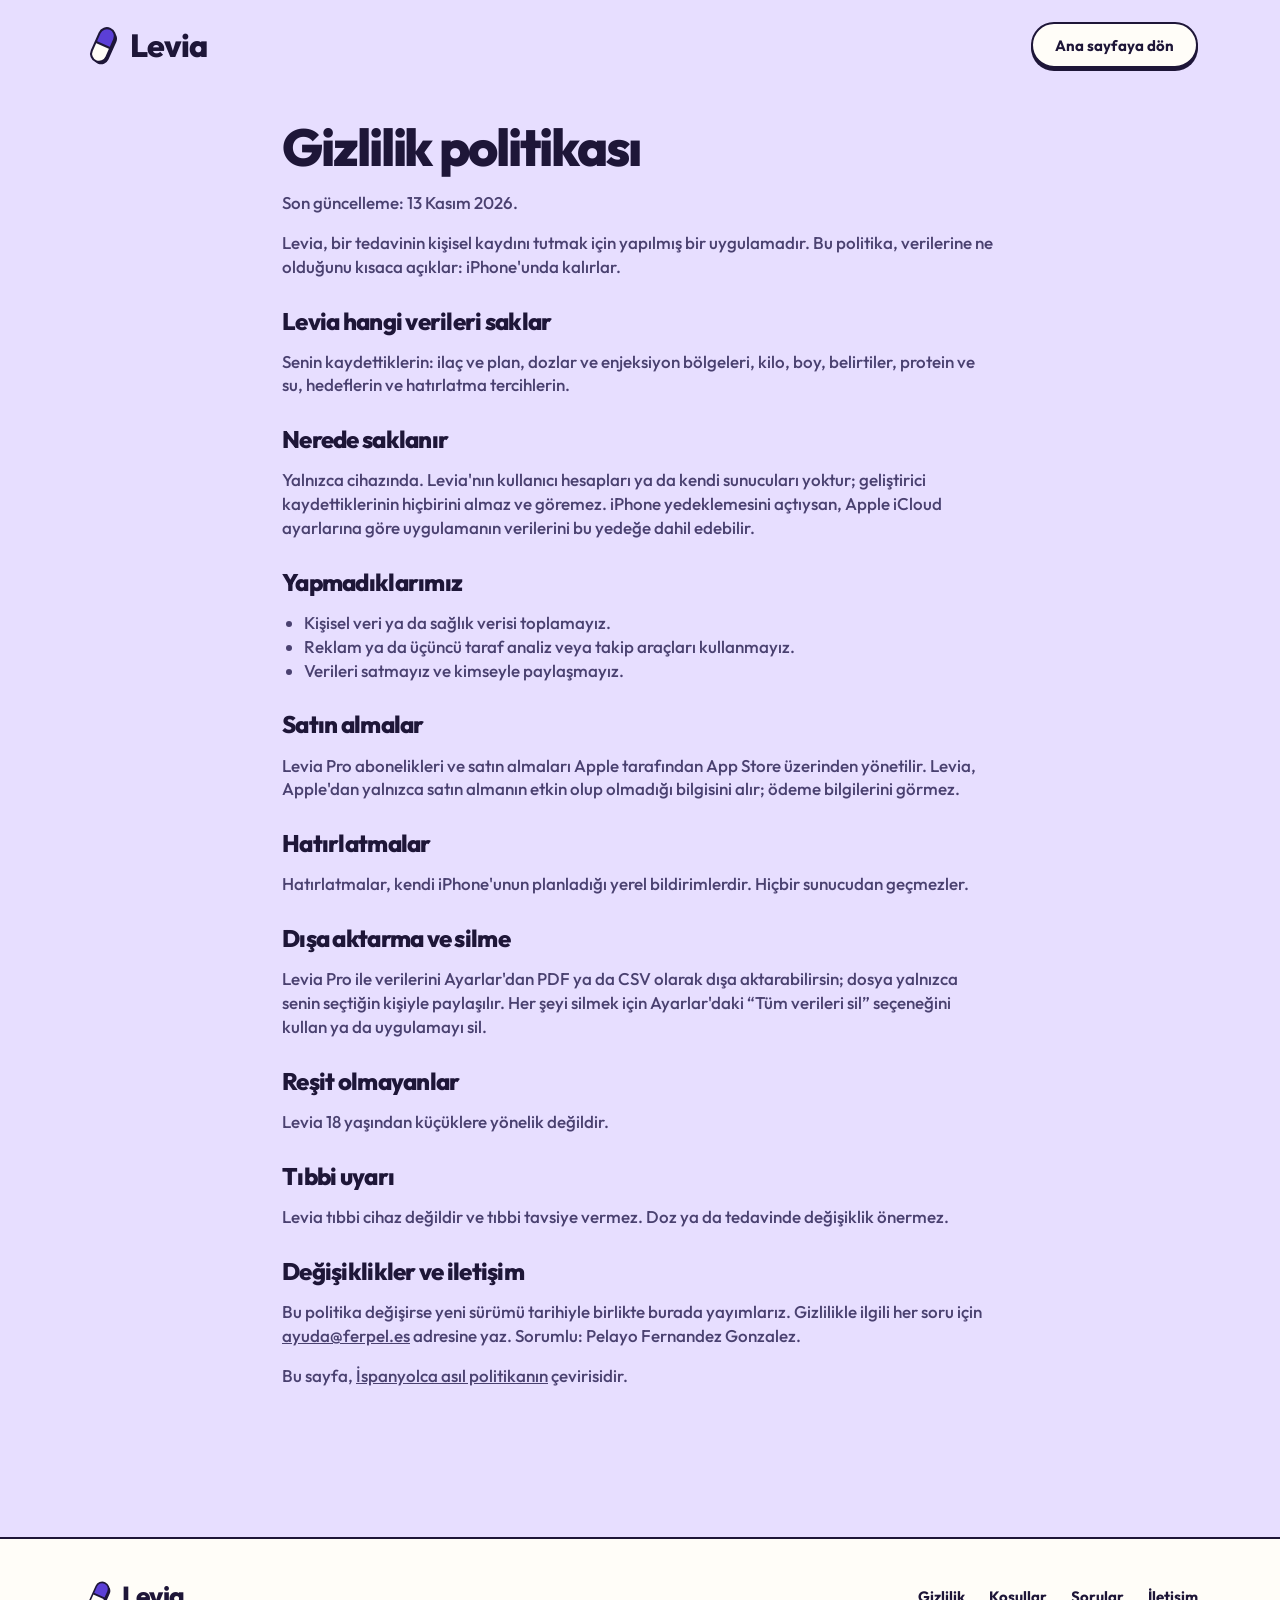
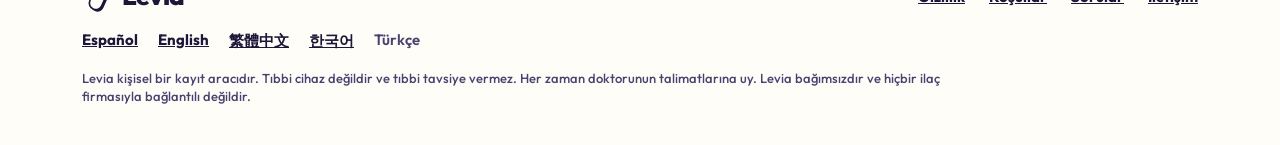
<file: tr/privacy.html>
<!doctype html>
<html lang="tr">
<head>
<meta charset="utf-8"><meta name="viewport" content="width=device-width,initial-scale=1"><link rel="icon" href="../assets/favicon.svg" type="image/svg+xml"><link rel="apple-touch-icon" href="../assets/apple-touch-icon.png"><link rel="preconnect" href="https://fonts.googleapis.com"><link rel="preconnect" href="https://fonts.gstatic.com" crossorigin><link rel="stylesheet" href="https://fonts.googleapis.com/css2?family=Outfit:wght@500;600;700;800&display=swap"><link rel="stylesheet" href="../styles.css">
<title>Gizlilik politikası · Levia</title>
<meta name="description" content="Levia kişisel veri toplamaz: kaydettiğin her şey yalnızca iPhone'unda saklanır.">
<link rel="alternate" hreflang="es" href="https://zetii21.github.io/levia/privacy.html">
<link rel="alternate" hreflang="en" href="https://zetii21.github.io/levia/en/privacy.html">
<link rel="alternate" hreflang="zh-Hant" href="https://zetii21.github.io/levia/zh/privacy.html">
<link rel="alternate" hreflang="ko" href="https://zetii21.github.io/levia/ko/privacy.html">
<link rel="alternate" hreflang="tr" href="https://zetii21.github.io/levia/tr/privacy.html">
<link rel="alternate" hreflang="x-default" href="https://zetii21.github.io/levia/en/privacy.html">
</head>
<body>
<header class="wrap top"><a class="logo" href="index.html"><img src="../assets/symbol.svg" alt="">Levia</a><nav aria-label="Ana menü"><a class="btn" href="index.html">Ana sayfaya dön</a></nav></header>
<main class="wrap doc">
<h1>Gizlilik politikası</h1>
<p>Son güncelleme: 13 Kasım 2026.</p>
<p>Levia, bir tedavinin kişisel kaydını tutmak için yapılmış bir uygulamadır. Bu politika, verilerine ne olduğunu kısaca açıklar: iPhone'unda kalırlar.</p>
<h2>Levia hangi verileri saklar</h2>
<p>Senin kaydettiklerin: ilaç ve plan, dozlar ve enjeksiyon bölgeleri, kilo, boy, belirtiler, protein ve su, hedeflerin ve hatırlatma tercihlerin.</p>
<h2>Nerede saklanır</h2>
<p>Yalnızca cihazında. Levia'nın kullanıcı hesapları ya da kendi sunucuları yoktur; geliştirici kaydettiklerinin hiçbirini almaz ve göremez. iPhone yedeklemesini açtıysan, Apple iCloud ayarlarına göre uygulamanın verilerini bu yedeğe dahil edebilir.</p>
<h2>Yapmadıklarımız</h2>
<ul><li>Kişisel veri ya da sağlık verisi toplamayız.</li><li>Reklam ya da üçüncü taraf analiz veya takip araçları kullanmayız.</li><li>Verileri satmayız ve kimseyle paylaşmayız.</li></ul>
<h2>Satın almalar</h2>
<p>Levia Pro abonelikleri ve satın almaları Apple tarafından App Store üzerinden yönetilir. Levia, Apple'dan yalnızca satın almanın etkin olup olmadığı bilgisini alır; ödeme bilgilerini görmez.</p>
<h2>Hatırlatmalar</h2>
<p>Hatırlatmalar, kendi iPhone'unun planladığı yerel bildirimlerdir. Hiçbir sunucudan geçmezler.</p>
<h2>Dışa aktarma ve silme</h2>
<p>Levia Pro ile verilerini Ayarlar'dan PDF ya da CSV olarak dışa aktarabilirsin; dosya yalnızca senin seçtiğin kişiyle paylaşılır. Her şeyi silmek için Ayarlar'daki “Tüm verileri sil” seçeneğini kullan ya da uygulamayı sil.</p>
<h2>Reşit olmayanlar</h2>
<p>Levia 18 yaşından küçüklere yönelik değildir.</p>
<h2>Tıbbi uyarı</h2>
<p>Levia tıbbi cihaz değildir ve tıbbi tavsiye vermez. Doz ya da tedavinde değişiklik önermez.</p>
<h2>Değişiklikler ve iletişim</h2>
<p>Bu politika değişirse yeni sürümü tarihiyle birlikte burada yayımlarız. Gizlilikle ilgili her soru için <a href="mailto:ayuda@ferpel.es">ayuda@ferpel.es</a> adresine yaz. Sorumlu: Pelayo Fernandez Gonzalez.</p>
<p class="small">Bu sayfa, <a href="../privacy.html" lang="es">İspanyolca asıl politikanın</a> çevirisidir.</p>
</main>
<footer><div class="wrap"><div class="row"><a class="logo" href="index.html" style="font-size:26px"><img src="../assets/symbol.svg" alt="" style="width:34px;height:34px">Levia</a><nav aria-label="Yasal"><a href="privacy.html">Gizlilik</a><a href="https://www.apple.com/legal/internet-services/itunes/dev/stdeula/">Koşullar</a><a href="index.html#preguntas">Sorular</a><a href="mailto:ayuda@ferpel.es">İletişim</a></nav></div><nav class="langs" aria-label="Dil"><a href="../privacy.html" lang="es" hreflang="es">Español</a><a href="../en/privacy.html" lang="en" hreflang="en">English</a><a href="../zh/privacy.html" lang="zh-Hant" hreflang="zh-Hant">繁體中文</a><a href="../ko/privacy.html" lang="ko" hreflang="ko">한국어</a><span aria-current="true">Türkçe</span></nav><p class="small">Levia kişisel bir kayıt aracıdır. Tıbbi cihaz değildir ve tıbbi tavsiye vermez. Her zaman doktorunun talimatlarına uy. Levia bağımsızdır ve hiçbir ilaç firmasıyla bağlantılı değildir.</p></div></footer>
</body>
</html>
</file>
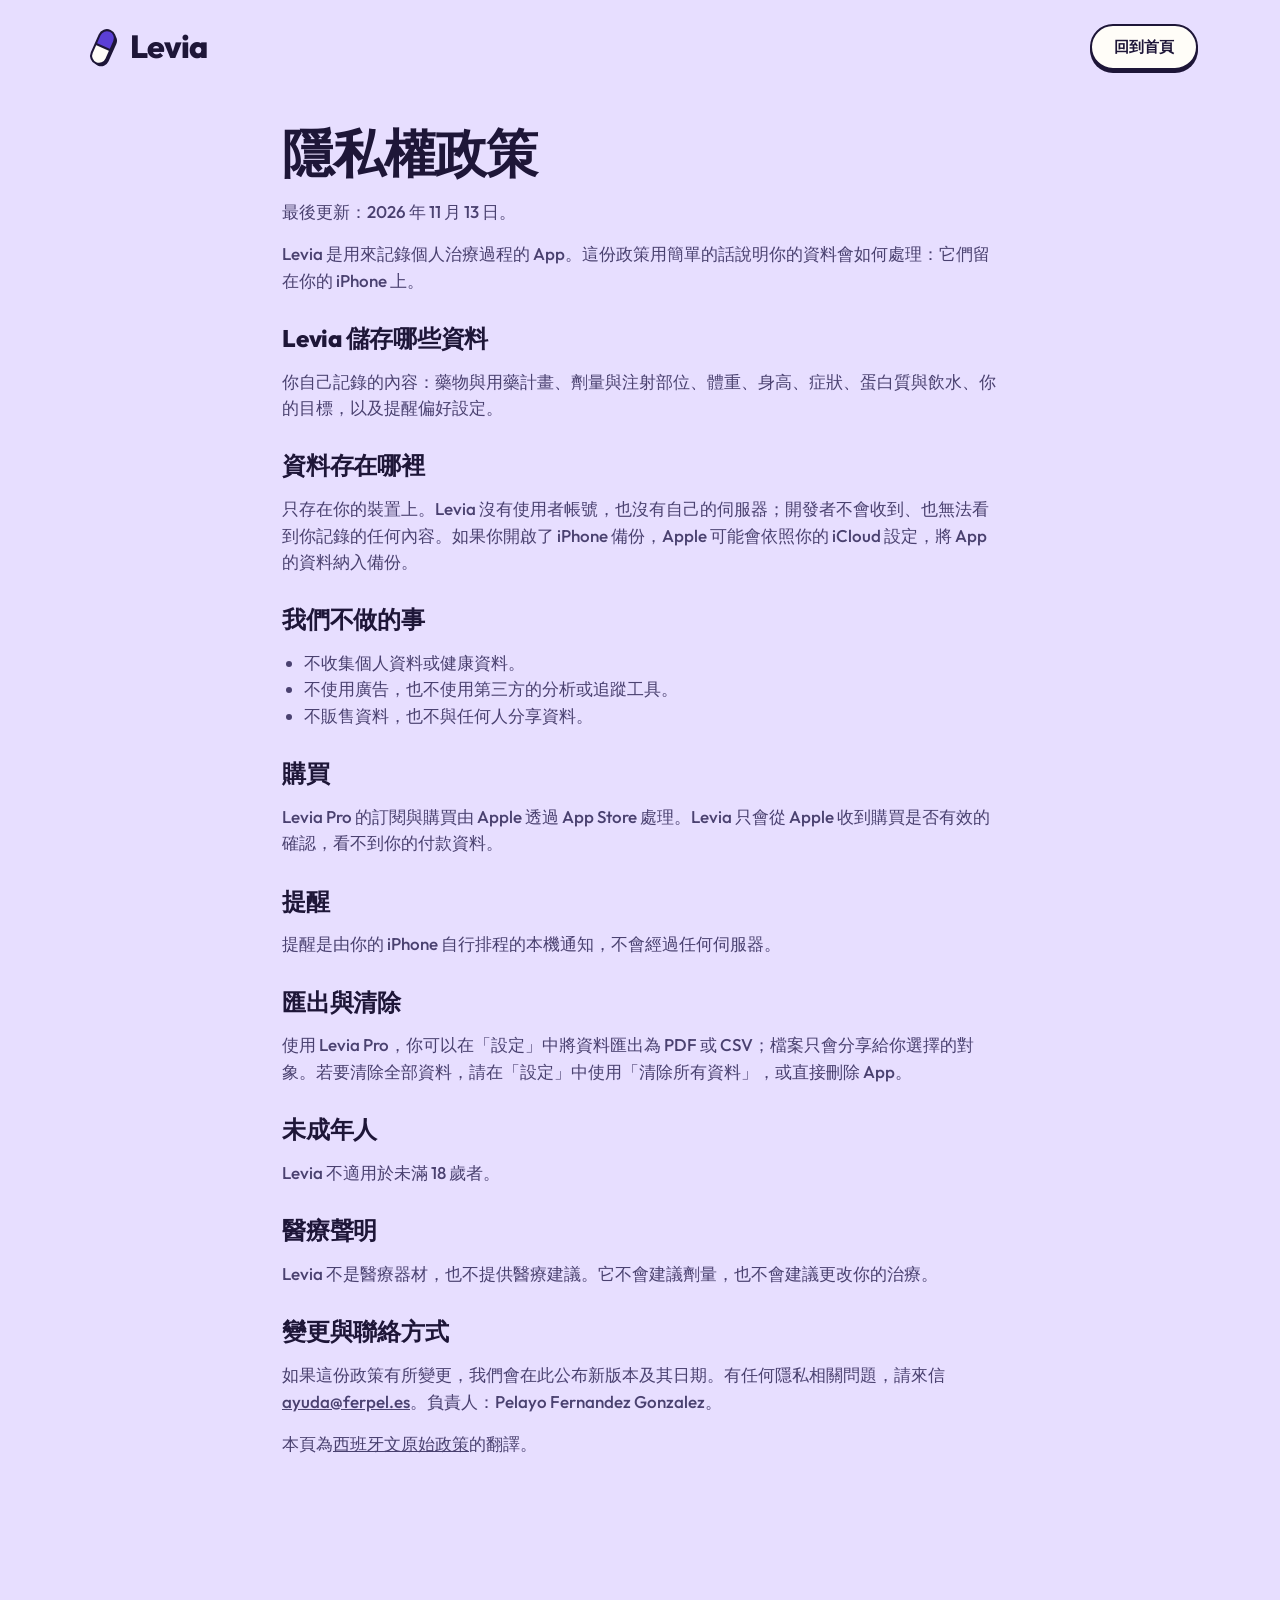
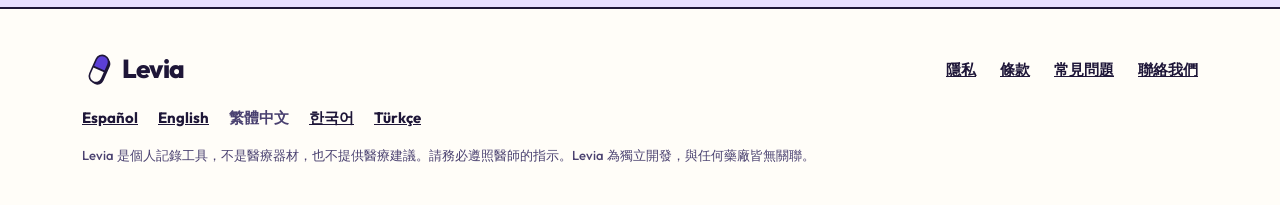
<file: zh/privacy.html>
<!doctype html>
<html lang="zh-Hant">
<head>
<meta charset="utf-8"><meta name="viewport" content="width=device-width,initial-scale=1"><link rel="icon" href="../assets/favicon.svg" type="image/svg+xml"><link rel="apple-touch-icon" href="../assets/apple-touch-icon.png"><link rel="preconnect" href="https://fonts.googleapis.com"><link rel="preconnect" href="https://fonts.gstatic.com" crossorigin><link rel="stylesheet" href="https://fonts.googleapis.com/css2?family=Outfit:wght@500;600;700;800&display=swap"><link rel="stylesheet" href="../styles.css">
<title>隱私權政策 · Levia</title>
<meta name="description" content="Levia 不會收集個人資料：你記錄的一切只存在你的 iPhone。">
<link rel="alternate" hreflang="es" href="https://zetii21.github.io/levia/privacy.html">
<link rel="alternate" hreflang="en" href="https://zetii21.github.io/levia/en/privacy.html">
<link rel="alternate" hreflang="zh-Hant" href="https://zetii21.github.io/levia/zh/privacy.html">
<link rel="alternate" hreflang="ko" href="https://zetii21.github.io/levia/ko/privacy.html">
<link rel="alternate" hreflang="tr" href="https://zetii21.github.io/levia/tr/privacy.html">
<link rel="alternate" hreflang="x-default" href="https://zetii21.github.io/levia/en/privacy.html">
</head>
<body>
<header class="wrap top"><a class="logo" href="index.html"><img src="../assets/symbol.svg" alt="">Levia</a><nav aria-label="主選單"><a class="btn" href="index.html">回到首頁</a></nav></header>
<main class="wrap doc">
<h1>隱私權政策</h1>
<p>最後更新：2026 年 11 月 13 日。</p>
<p>Levia 是用來記錄個人治療過程的 App。這份政策用簡單的話說明你的資料會如何處理：它們留在你的 iPhone 上。</p>
<h2>Levia 儲存哪些資料</h2>
<p>你自己記錄的內容：藥物與用藥計畫、劑量與注射部位、體重、身高、症狀、蛋白質與飲水、你的目標，以及提醒偏好設定。</p>
<h2>資料存在哪裡</h2>
<p>只存在你的裝置上。Levia 沒有使用者帳號，也沒有自己的伺服器；開發者不會收到、也無法看到你記錄的任何內容。如果你開啟了 iPhone 備份，Apple 可能會依照你的 iCloud 設定，將 App 的資料納入備份。</p>
<h2>我們不做的事</h2>
<ul><li>不收集個人資料或健康資料。</li><li>不使用廣告，也不使用第三方的分析或追蹤工具。</li><li>不販售資料，也不與任何人分享資料。</li></ul>
<h2>購買</h2>
<p>Levia Pro 的訂閱與購買由 Apple 透過 App Store 處理。Levia 只會從 Apple 收到購買是否有效的確認，看不到你的付款資料。</p>
<h2>提醒</h2>
<p>提醒是由你的 iPhone 自行排程的本機通知，不會經過任何伺服器。</p>
<h2>匯出與清除</h2>
<p>使用 Levia Pro，你可以在「設定」中將資料匯出為 PDF 或 CSV；檔案只會分享給你選擇的對象。若要清除全部資料，請在「設定」中使用「清除所有資料」，或直接刪除 App。</p>
<h2>未成年人</h2>
<p>Levia 不適用於未滿 18 歲者。</p>
<h2>醫療聲明</h2>
<p>Levia 不是醫療器材，也不提供醫療建議。它不會建議劑量，也不會建議更改你的治療。</p>
<h2>變更與聯絡方式</h2>
<p>如果這份政策有所變更，我們會在此公布新版本及其日期。有任何隱私相關問題，請來信 <a href="mailto:ayuda@ferpel.es">ayuda@ferpel.es</a>。負責人：Pelayo Fernandez Gonzalez。</p>
<p class="small">本頁為<a href="../privacy.html" lang="es">西班牙文原始政策</a>的翻譯。</p>
</main>
<footer><div class="wrap"><div class="row"><a class="logo" href="index.html" style="font-size:26px"><img src="../assets/symbol.svg" alt="" style="width:34px;height:34px">Levia</a><nav aria-label="法律資訊"><a href="privacy.html">隱私</a><a href="https://www.apple.com/legal/internet-services/itunes/dev/stdeula/">條款</a><a href="index.html#preguntas">常見問題</a><a href="mailto:ayuda@ferpel.es">聯絡我們</a></nav></div><nav class="langs" aria-label="語言"><a href="../privacy.html" lang="es" hreflang="es">Español</a><a href="../en/privacy.html" lang="en" hreflang="en">English</a><span aria-current="true">繁體中文</span><a href="../ko/privacy.html" lang="ko" hreflang="ko">한국어</a><a href="../tr/privacy.html" lang="tr" hreflang="tr">Türkçe</a></nav><p class="small">Levia 是個人記錄工具，不是醫療器材，也不提供醫療建議。請務必遵照醫師的指示。Levia 為獨立開發，與任何藥廠皆無關聯。</p></div></footer>
</body>
</html>
</file>
<file: styles.css>
:root{--ink:#1E1638;--ground:#E7DEFF;--cream:#FFFDF8;--violet:#5B3FD6;--green:#12735C;--yellow:#FFD66B;--mint:#DDF3EA;--lilac:#EFE9FB;--sub:#4A4170;--dash:#8E86AD}
*{box-sizing:border-box}
html{scroll-behavior:smooth}
body{margin:0;background:var(--ground);color:var(--ink);font-family:Outfit,system-ui,-apple-system,sans-serif;font-weight:500;line-height:1.4;-webkit-font-smoothing:antialiased}
a{color:inherit}
h1,h2,h3,p{margin:0}
h1{font-size:clamp(44px,7vw,84px);font-weight:800;letter-spacing:-.04em;line-height:.98}
h2{font-size:clamp(32px,4.4vw,52px);font-weight:800;letter-spacing:-.03em;line-height:1.05}
h3{font-size:22px;font-weight:800;letter-spacing:-.02em;line-height:1.1}
.wrap{max-width:1160px;margin:0 auto;padding:0 22px}
.sub{color:var(--sub)}
.lead{font-size:clamp(17px,1.7vw,21px);color:var(--sub)}
.tag{display:inline-block;border:2px solid var(--ink);border-radius:20px;padding:5px 14px;font-size:14px;font-weight:800;white-space:nowrap;background:var(--cream)}
.tag.ye{background:var(--yellow)}.tag.mi{background:var(--mint)}
.logo{display:inline-flex;align-items:center;gap:6px;font-size:32px;font-weight:800;letter-spacing:-.03em;text-decoration:none;line-height:1}
.logo img{width:42px;height:42px}
header.top{display:flex;align-items:center;justify-content:space-between;padding-top:22px;padding-bottom:22px}
header.top nav{display:flex;align-items:center;gap:30px;font-size:16px;font-weight:700}
header.top nav a{text-decoration:none}
header.top nav a:hover{text-decoration:underline}
.btn{display:inline-flex;align-items:center;justify-content:center;gap:10px;min-height:46px;padding:0 22px;border:2px solid var(--ink);border-radius:40px;background:var(--cream);color:var(--ink);font:inherit;font-size:15px;font-weight:700;text-decoration:none;box-shadow:0 3px 0 var(--ink);white-space:nowrap;transition:transform .1s,box-shadow .1s}
.btn:active{transform:translateY(3px);box-shadow:0 0 0 var(--ink)}
.btn.store{min-height:62px;padding:0 28px;background:var(--green);color:#fff;font-size:18px;box-shadow:0 5px 0 var(--ink)}
.btn.store:active{transform:translateY(5px)}
.btn:focus-visible,a:focus-visible{outline:3px solid var(--violet);outline-offset:3px}
.hero{display:grid;grid-template-columns:1.25fr 1fr;align-items:center;gap:50px;padding-top:40px;padding-bottom:80px}
.hero .copy{display:flex;flex-direction:column;align-items:flex-start;gap:22px}
.hero .cta{display:flex;flex-wrap:wrap;align-items:center;gap:14px 20px;margin-top:6px}
.phone{position:relative;justify-self:center;width:min(300px,78vw)}
.phone img{display:block;width:100%;height:auto;border:3px solid var(--ink);border-radius:44px;box-shadow:0 10px 0 var(--ink)}
.phone .tag{position:absolute;font-size:15px;padding:8px 16px;box-shadow:0 4px 0 var(--ink)}
.phone .t1{left:-64px;top:70%;transform:rotate(-5deg)}
.phone .t2{right:-44px;top:75%;transform:rotate(4deg)}
.strip{border-top:2px dashed var(--dash);border-bottom:2px dashed var(--dash);padding:34px 0;text-align:center}
.strip .meds{display:flex;flex-wrap:wrap;align-items:center;justify-content:center;gap:10px;margin-bottom:12px}
.strip b{font-weight:700;margin-right:6px}
.small{font-size:13px;color:var(--sub)}
section.block{padding:90px 0}
.head{display:flex;flex-direction:column;gap:8px;margin-bottom:34px}
.cards{display:grid;grid-template-columns:repeat(3,minmax(0,1fr));gap:24px}
.card{background:var(--cream);border:2px solid var(--ink);border-radius:32px;box-shadow:0 6px 0 var(--ink);padding:22px;display:flex;flex-direction:column;gap:14px}
.card p{color:var(--sub);font-size:16px}
.art{height:150px;border:2px solid var(--ink);border-radius:22px;display:flex;align-items:center;justify-content:center;overflow:hidden}
.wk{display:grid;grid-template-columns:repeat(7,minmax(0,1fr));gap:6px;width:86%}
.day{height:70px;border:2px solid var(--ink);border-radius:14px;background:var(--lilac);display:flex;align-items:center;justify-content:center;font-size:12px;font-weight:800}
.day.done{background:var(--mint)}.day.next{border:2px dashed var(--dash);background:transparent}
.day.today{border-width:3px;background:var(--yellow);transform:translateY(-6px);box-shadow:0 6px 0 var(--ink)}
.pill{width:20px;height:44px;border:2px solid var(--ink);border-radius:12px;background:linear-gradient(var(--violet) 50%,#fff 50%)}
.zones{display:grid;grid-template-columns:1fr 1fr;gap:6px;width:78%}
.zone{height:54px;border:2px solid var(--ink);border-radius:14px;background:var(--lilac);display:flex;flex-direction:column;align-items:center;justify-content:center;line-height:1.15;font-size:13px;font-weight:600}
.zone b{font-size:12px;font-weight:800;letter-spacing:.04em}
.zone.last{background:var(--mint)}.zone.nextz{background:var(--yellow);border-width:3px;box-shadow:0 4px 0 var(--ink)}.zone.free{border:2px dashed var(--dash);background:transparent;color:var(--sub)}
.pro{background:var(--ink);color:var(--cream)}
.pro .wrap{display:grid;grid-template-columns:1.3fr 1fr;align-items:center;gap:60px}
.pro .copy{display:flex;flex-direction:column;align-items:flex-start;gap:22px}
.pro ul{list-style:none;margin:0;padding:0;display:flex;flex-direction:column;gap:14px;font-size:18px;font-weight:600}
.pro li{display:flex;align-items:center;gap:12px}
.pro li::before{content:"";width:28px;height:28px;flex-shrink:0;border:2px solid var(--cream);border-radius:50%;background:var(--green) url("data:image/svg+xml,%3Csvg xmlns='http://www.w3.org/2000/svg' viewBox='0 0 24 24' fill='none' stroke='white' stroke-width='4' stroke-linecap='round' stroke-linejoin='round'%3E%3Cpath d='M5 12l5 5L19 7'/%3E%3C/svg%3E") center/14px no-repeat}
.pro .small{color:#CFC6EA;max-width:480px}
.plan{background:var(--yellow);color:var(--ink);border:2px solid var(--ink);border-radius:32px;padding:24px;display:flex;flex-direction:column;align-items:flex-start;gap:12px}
.plan .tag{background:var(--ink);color:#fff}
.plan .price b{font-size:44px;font-weight:800;letter-spacing:-.02em}
.plan .price span{font-size:18px;font-weight:600}
.plan p{font-size:15px;font-weight:600}
.plan .small{color:var(--ink)}
.privacy .wrap{display:grid;grid-template-columns:auto 1fr;align-items:center;gap:70px}
.lock{width:260px;height:260px;border:3px solid var(--ink);border-radius:56px;background:var(--yellow);box-shadow:0 10px 0 var(--ink);display:flex;align-items:center;justify-content:center;transform:rotate(-4deg)}
.privacy .copy{display:flex;flex-direction:column;gap:18px}
.chips{display:flex;flex-wrap:wrap;gap:10px}
.faq{display:grid;grid-template-columns:1fr 1fr;gap:18px}
.faq div{border:2px solid var(--ink);border-radius:24px;background:var(--cream);padding:18px 22px}
.faq b{display:block;font-size:18px;font-weight:800;margin-bottom:6px}
.faq span{font-size:15px;color:var(--sub)}
.final{border:3px solid var(--ink);border-radius:48px;background:var(--violet);box-shadow:0 10px 0 var(--ink);color:var(--cream);display:flex;flex-direction:column;align-items:center;gap:22px;text-align:center;padding:70px 22px}
footer{border-top:2px solid var(--ink);background:var(--cream);padding:40px 0;margin-top:90px}
footer .row{display:flex;flex-wrap:wrap;align-items:center;justify-content:space-between;gap:16px;margin-bottom:16px}
footer nav{display:flex;flex-wrap:wrap;gap:24px;font-size:15px;font-weight:700}
footer .small{max-width:900px}
.doc{max-width:760px;padding-top:30px;padding-bottom:60px;display:flex;flex-direction:column;gap:16px}
.doc h1{font-size:clamp(36px,5vw,52px)}
.doc h2{font-size:24px;margin-top:14px}
.doc p,.doc li{font-size:17px;color:var(--sub)}
.doc ul{margin:0;padding-left:22px}
@media (max-width:860px){
  header.top nav a:not(.btn){display:none}
  .hero{grid-template-columns:1fr;padding-top:18px;padding-bottom:60px}
  .phone .t1{left:-10px}.phone .t2{right:-10px}
  section.block{padding:60px 0}
  .cards,.faq{grid-template-columns:1fr}
  .pro .wrap,.privacy .wrap{grid-template-columns:1fr;gap:30px}
  .lock{width:160px;height:160px;border-radius:38px}.lock svg{width:80px;height:80px}
  .final{border-radius:36px;padding:44px 16px}
  .btn.store{min-height:56px;padding:0 22px;font-size:16px}
  footer{margin-top:60px}
}
@media (prefers-reduced-motion:reduce){html{scroll-behavior:auto}.btn{transition:none}}
.langs{display:flex;flex-wrap:wrap;gap:8px 20px;font-size:15px;font-weight:700;margin-bottom:16px}
.langs span{color:var(--sub);font-weight:600}
:lang(zh-Hant) h1,:lang(ko) h1{letter-spacing:-.02em;line-height:1.14}
:lang(zh-Hant) h2,:lang(ko) h2{letter-spacing:-.01em;line-height:1.2}
:lang(tr) h1{line-height:1.06}
:lang(ko){word-break:keep-all}
:lang(zh-Hant),:lang(ko){line-height:1.55}
:lang(tr) .day.today{font-size:9px}
@media (max-width:860px){:lang(tr) .day.today{font-size:7.5px}}
</file>
